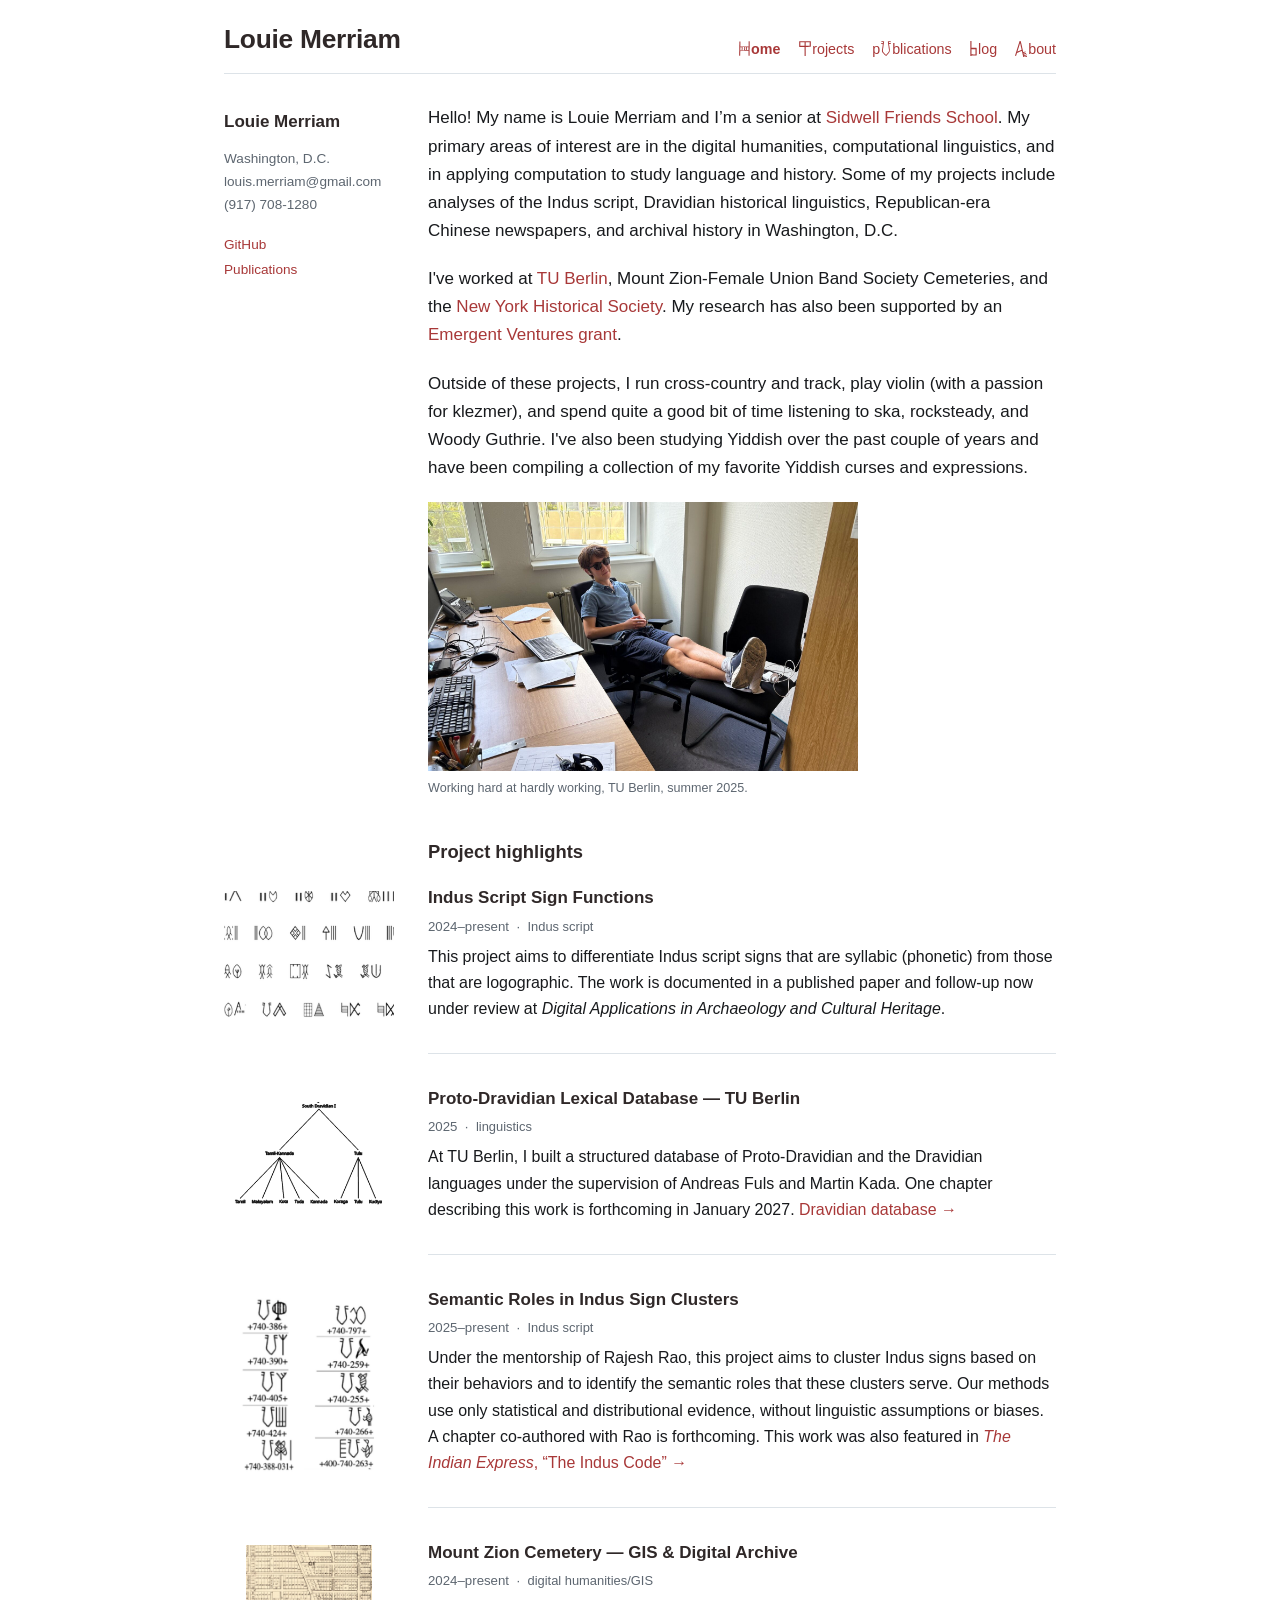
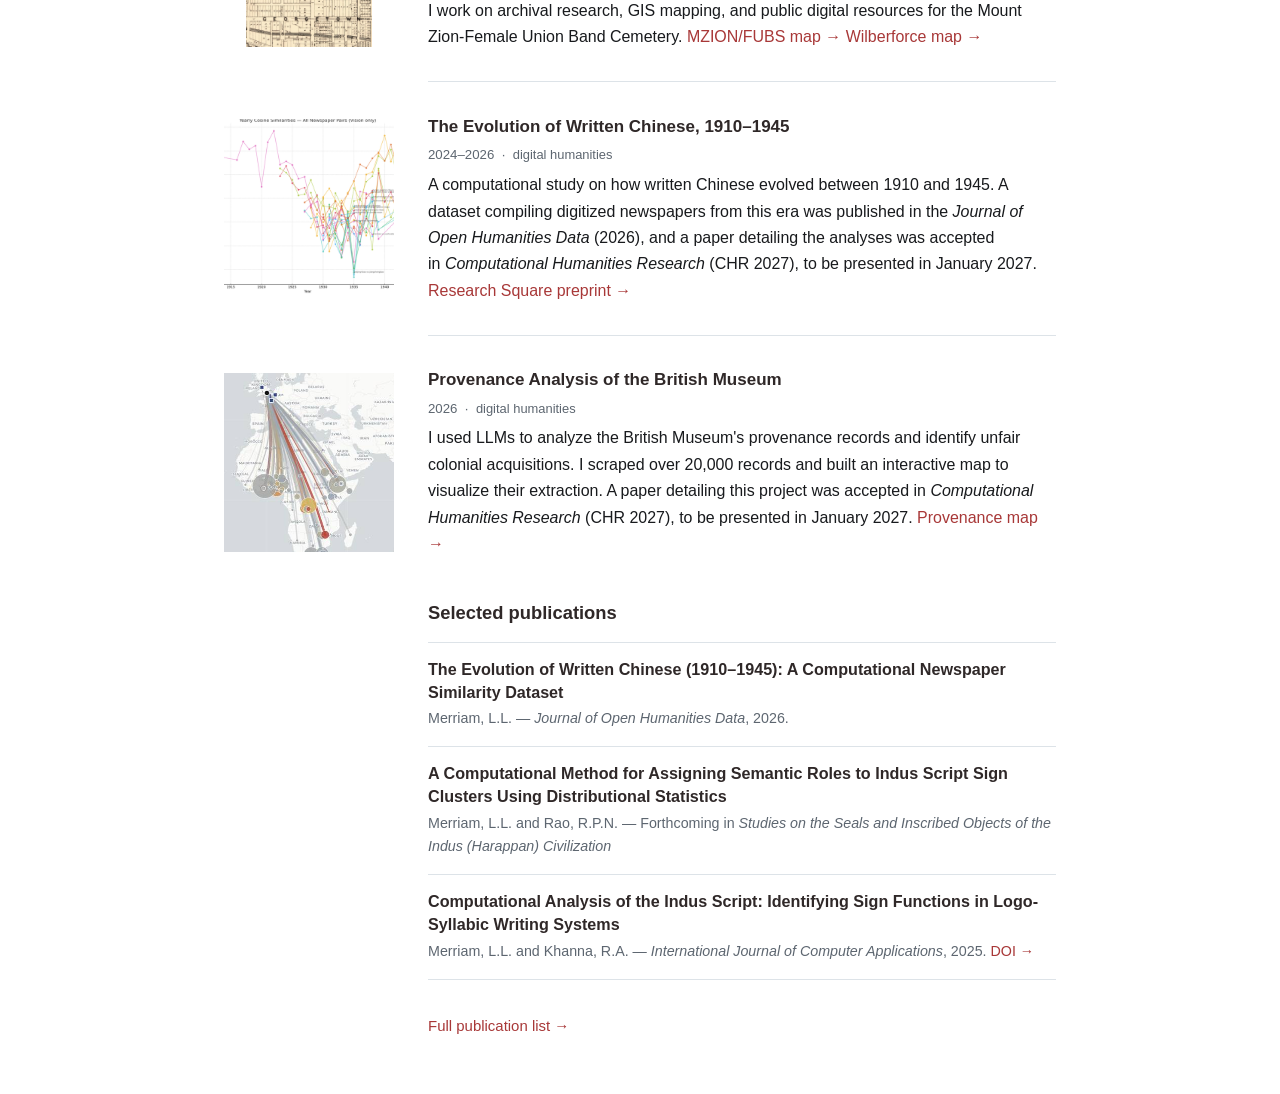
<file: index.html>
<!DOCTYPE html>
<html lang="en">
<head>
  <meta charset="UTF-8" />
  <meta name="google-site-verification" content="Kut7TgeoSuJ6l5cVgobscw1ENSbXZIxrDAJoOag9uU8" />
  <meta name="viewport" content="width=device-width, initial-scale=1.0" />
  <title>Louie Merriam</title>
  <meta name="description" content="Louie Merriam &mdash; researcher at Sidwell Friends School working on computational linguistics, undeciphered scripts, digital humanities, and archival history." />
  <meta property="og:title" content="Louie Merriam" />
  <meta property="og:description" content="Researcher working on computational linguistics, undeciphered scripts, digital humanities, and archival history." />
  <meta property="og:type" content="website" />
  <meta property="og:url" content="https://louie-merriam.github.io/" />
  <link rel="canonical" href="https://louie-merriam.github.io/" />
  <link rel="stylesheet" href="style.css" />
</head>
<body>

<div class="site-wrapper">

  <header>
    <div class="site-title"><a href="index.html">Louie Merriam</a></div>
    <nav>
      <a href="index.html" class="active" aria-label="home"><span class="sign sign-h"></span>ome</a>
      <a href="projects.html" aria-label="projects"><span class="sign sign-p"></span>rojects</a>
      <a href="publications.html" aria-label="publications">p<span class="sign sign-u"></span>blications</a>
      <a href="blog.html" aria-label="blog"><span class="sign sign-b"></span>log</a>
      <a href="about.html" aria-label="about"><span class="sign sign-a"></span>bout</a>
    </nav>
  </header>

  <div class="page-body">
    <aside class="sidebar">
      <div class="name">Louie Merriam</div>
      <div class="contact">
        Washington, D.C.<br />louis.merriam@gmail.com<br /> (917) 708-1280
      </div>
      <div class="sidebar-links">
        <a href="https://github.com/Louie-Merriam" target="_blank">GitHub</a> <a href="publications.html">Publications</a>
      </div>
    </aside>

    <main class="main-content">
      <p>
        Hello! My name is Louie Merriam and I&rsquo;m a senior at <a href="https://www.sidwell.edu" target="_blank">Sidwell
        Friends School</a>. My primary areas of interest are in the digital humanities,
        computational linguistics, and in applying computation to study language and history. Some
        of my projects include analyses of the Indus script, Dravidian historical linguistics,
        Republican-era Chinese newspapers, and archival history in Washington, D.C.
      </p>

      <p>
        I've worked at <a href="https://www.tu.berlin/en/" target="_blank">TU Berlin</a>, Mount
        Zion-Female Union Band Society Cemeteries, and the <a href="https://www.nyhistory.org" target="_blank">New
        York Historical Society</a>. My research has also been supported by an <a href="https://www.mercatus.org/emergent-ventures" target="_blank">Emergent
        Ventures grant</a>.
      </p>

      <p>
        Outside of these projects, I run cross-country and track, play violin (with a passion for
        klezmer), and spend quite a good bit of time listening to ska, rocksteady, and Woody
        Guthrie. I've also been studying Yiddish over the past couple of years and have been
        compiling a collection of my favorite Yiddish curses and expressions.
      </p>

      <figure class="feature-figure feature-figure-wide">
        <img src="assets/tu-berlin-office.jpg" alt="Louie Merriam reclining in an office chair at TU Berlin.">
        <figcaption>
          Working hard at hardly working, TU Berlin, summer 2025.
        </figcaption>
      </figure>

      <h2 class="section-header">Project highlights</h2>

      <ul class="card-list">
        <li class="card card-has-img">
          <div class="card-image-wrap">
            <a href="projects.html#indus-signs"><img alt="A table of Indus script signs." class="card-img" src="assets/indus-sign-list.png"/></a>
          </div>
          <div class="card-body">
            <div class="card-title">
              <a href="projects.html#indus-signs">Indus Script Sign Functions</a>
            </div>
            <div class="card-meta">2024&ndash;present &nbsp;&middot;&nbsp; <span class="tag">Indus script</span></div>
            <div class="card-desc">
              This project aims to differentiate Indus script signs that are syllabic (phonetic) from
              those that are logographic. The work is documented in a published paper and follow-up now
              under review at <em>Digital Applications in Archaeology and Cultural Heritage</em>.
            </div>
          </div>
        </li>

        <li class="card card-has-img">
          <div class="card-image-wrap">
            <a href="projects.html#dravidian"><img class="card-img fit" src="assets/dravidian-tree-detail.png" alt="The South Dravidian I branch of the Dravidian language family tree."></a>
          </div>
          <div class="card-body">
            <div class="card-title">
              <a href="projects.html#dravidian">Proto-Dravidian Lexical Database &mdash; TU Berlin</a>
            </div>
            <div class="card-meta">2025 &nbsp;&middot;&nbsp; <span class="tag">linguistics</span></div>
            <div class="card-desc">
              At TU Berlin, I built a structured database of Proto-Dravidian and the Dravidian languages
              under the supervision of Andreas Fuls and Martin Kada. One chapter describing this work is
              forthcoming in January 2027. <a href="https://dravidiandb.com/dravi/index.htm" target="_blank">Dravidian
              database &rarr;</a>
            </div>
          </div>
        </li>

        <li class="card card-has-img">
          <div class="card-image-wrap">
            <a href="projects.html#indus-semantics"><img class="card-img fit" src="assets/indus-sign-clusters.png" alt="Recurring Indus sign clusters with their sign-number codes."></a>
          </div>
          <div class="card-body">
            <div class="card-title">
              <a href="projects.html#indus-semantics">Semantic Roles in Indus Sign Clusters</a>
            </div>
            <div class="card-meta">2025&ndash;present &nbsp;&middot;&nbsp; <span class="tag">Indus script</span></div>
            <div class="card-desc">
              Under the mentorship of Rajesh Rao, this project aims to cluster Indus signs based on their
              behaviors and to identify the semantic roles that these clusters serve. Our methods use only
              statistical and distributional evidence, without linguistic assumptions or biases. A chapter
              co-authored with Rao is forthcoming. This work was also featured in&nbsp;<a href="https://indianexpress.com/article/long-reads/indus-code-cracking-script-ai-statistics-10829038/" target="_blank"><em>The
              Indian Express</em>, &ldquo;The Indus Code&rdquo; &rarr;</a>
            </div>
          </div>
        </li>

        <li class="card card-has-img">
          <div class="card-image-wrap">
            <a href="projects.html#cemetery"><picture><source media="(max-width: 640px)" srcset="assets/georgetown-map-1874-wide.jpg"><img class="card-img fit" src="assets/georgetown-map-1874.jpg" alt="Faehtz &amp; Pratt map of Georgetown, D.C., 1874."></picture></a>
          </div>
          <div class="card-body">
            <div class="card-title">
              <a href="projects.html#cemetery">Mount Zion Cemetery &mdash; GIS &amp; Digital Archive</a>
            </div>
            <div class="card-meta">
              2024&ndash;present &nbsp;&middot;&nbsp; <span class="tag">digital humanities/GIS</span>
            </div>
            <div class="card-desc">
              I work on archival research, GIS mapping, and public digital resources for the Mount
              Zion-Female Union Band Cemetery. <a href="https://louie-merriam.github.io/MZIONFUBS-map/index.html" target="_blank">MZION/FUBS
              map &rarr;</a> <a href="https://louie-merriam.github.io/wilberforce-map/#16/38.9213/-77.0747" target="_blank">Wilberforce
              map &rarr;</a>
            </div>
          </div>
        </li>

        <li class="card card-has-img">
          <div class="card-image-wrap">
            <a href="projects.html#chinese"><img alt="Yearly cosine similarities between newspaper pairs, 1910&ndash;1945." class="card-img" src="assets/chinese-cosine-similarity.png"/></a>
          </div>
          <div class="card-body">
            <div class="card-title">
              <a href="projects.html#chinese">The Evolution of Written Chinese, 1910&ndash;1945</a>
            </div>
            <div class="card-meta">2024&ndash;2026 &nbsp;&middot;&nbsp; <span class="tag">digital humanities</span></div>
            <div class="card-desc">
              A computational study on how written Chinese evolved between 1910 and 1945. A dataset
              compiling digitized newspapers from this era was published in the <em>Journal of Open
              Humanities Data</em> (2026), and a paper detailing the analyses was accepted
              in&nbsp;<em>Computational Humanities Research</em> (CHR 2027), to be presented in January
              2027. <a href="https://www.researchsquare.com/article/rs-7745967/v1" target="_blank">Research
              Square preprint &rarr;</a>
            </div>
          </div>
        </li>

        <li class="card card-has-img">
          <div class="card-image-wrap">
            <a href="projects.html#british-museum"><img alt="Map of African artifact origins and their routes to the British Museum." class="card-img" src="assets/bm-provenance-map.jpg"/></a>
          </div>
          <div class="card-body">
            <div class="card-title">
              <a href="projects.html#british-museum">Provenance Analysis of the British Museum</a>
            </div>
            <div class="card-meta">2026 &nbsp;&middot;&nbsp; <span class="tag">digital humanities</span></div>
            <div class="card-desc">
              I used LLMs to analyze the British Museum's provenance records and identify unfair colonial
              acquisitions. I scraped over 20,000 records and built an interactive map to visualize their
              extraction. A paper detailing this project was accepted in&nbsp;<em>Computational Humanities
              Research</em> (CHR 2027), to be presented in January 2027. <a href="https://louie-merriam.github.io/AfricanArtifactsRestitution/" target="_blank">Provenance
              map &rarr;</a>
            </div>
          </div>
        </li>

      </ul>

      <h2 class="section-header">Selected publications</h2>

      <ul class="pub-list">
        <li class="pub-item">
          <div class="pub-title">
            The Evolution of Written Chinese (1910&ndash;1945): A Computational Newspaper Similarity
            Dataset
          </div>
          <div class="pub-meta">
            Merriam, L.L. &mdash; <em>Journal of Open Humanities Data</em>, 2026.
          </div>
        </li>

        <li class="pub-item">
          <div class="pub-title">
            A Computational Method for Assigning Semantic Roles to Indus Script Sign Clusters Using
            Distributional Statistics
          </div>
          <div class="pub-meta">
            Merriam, L.L. and Rao, R.P.N. &mdash; Forthcoming in <em>Studies on the Seals and Inscribed
            Objects of the Indus (Harappan) Civilization</em>
          </div>
        </li>

        <li class="pub-item">
          <div class="pub-title">
            Computational Analysis of the Indus Script: Identifying Sign Functions in Logo-Syllabic
            Writing Systems
          </div>
          <div class="pub-meta">
            Merriam, L.L. and Khanna, R.A. &mdash; <em>International Journal of Computer
            Applications</em>, 2025. <a href="https://doi.org/10.5120/ijca2025926075" target="_blank">DOI
            &rarr;</a>
          </div>
        </li>

      </ul>

      <p style="margin-top: 1em; font-size: 0.88rem;">
        <a href="publications.html">Full publication list &rarr;</a>
      </p>

    </main>

  </div>

</div>

</body>
</html>
</file>
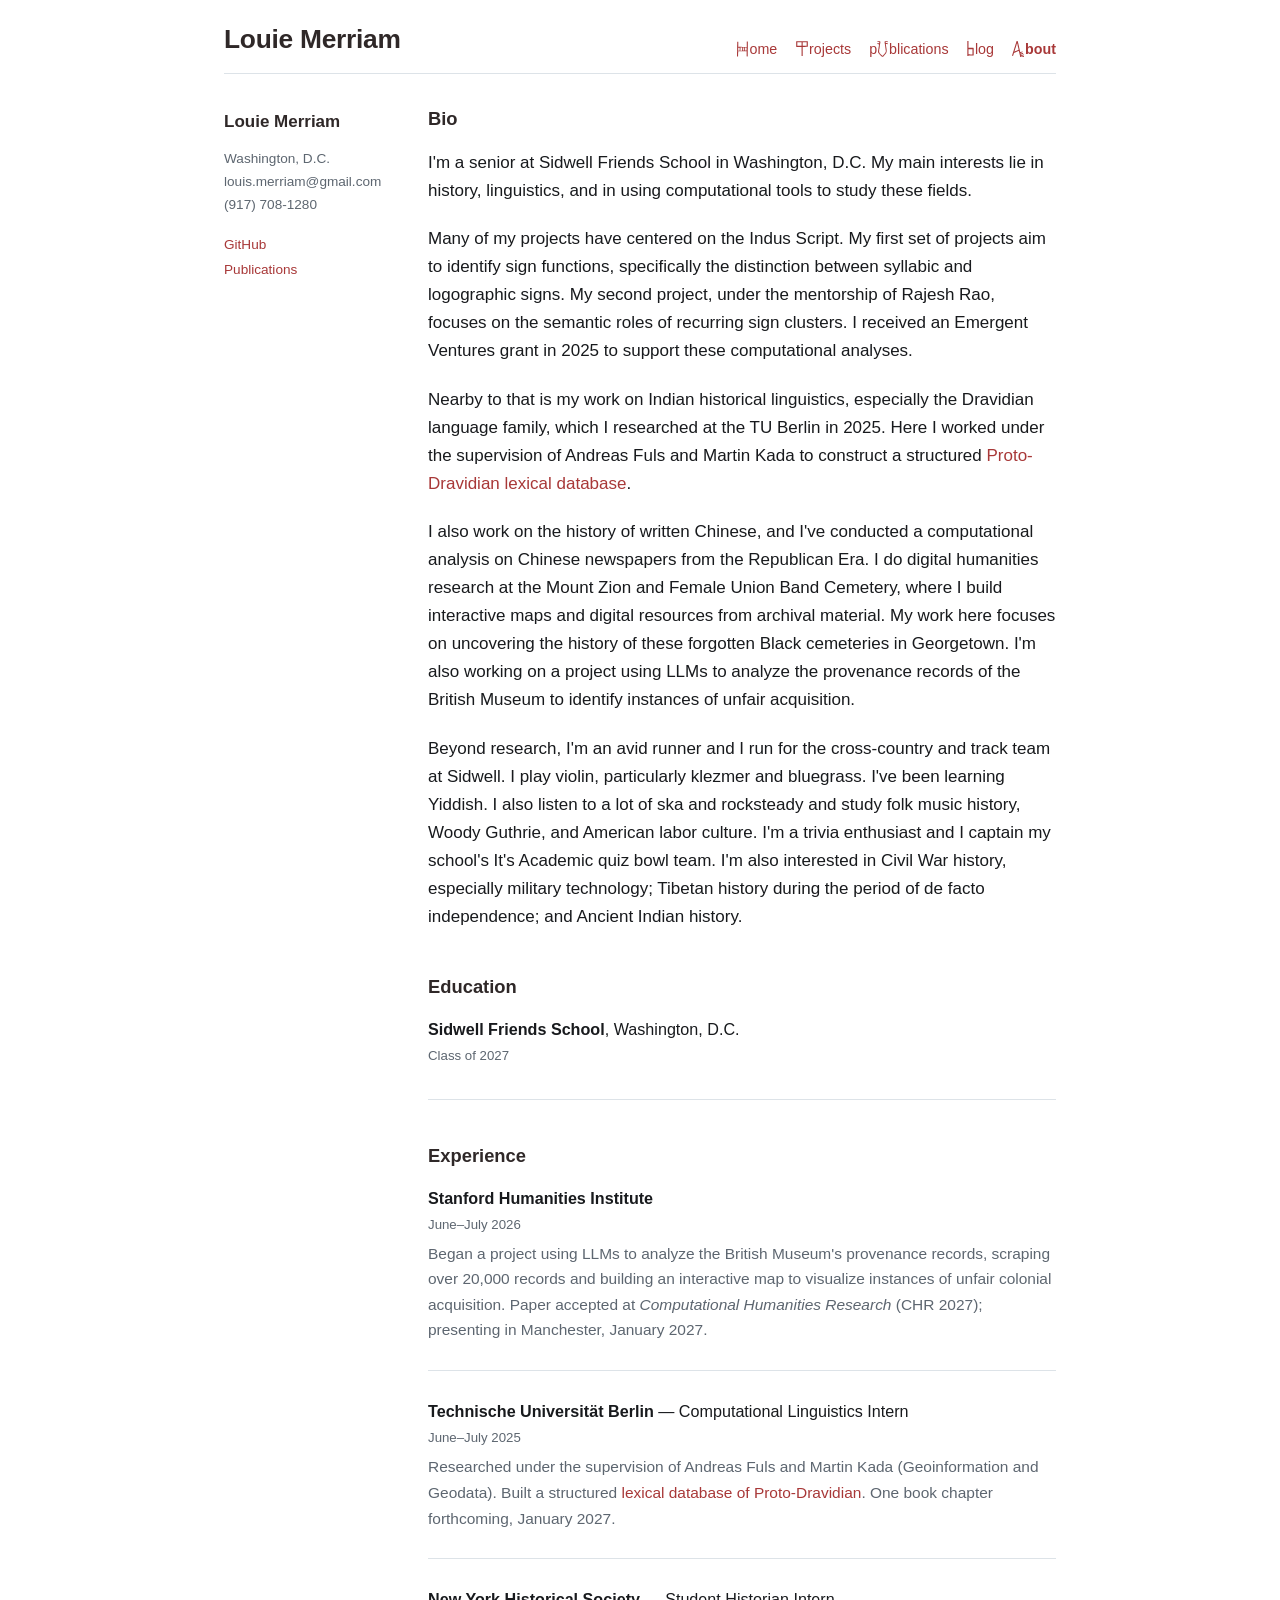
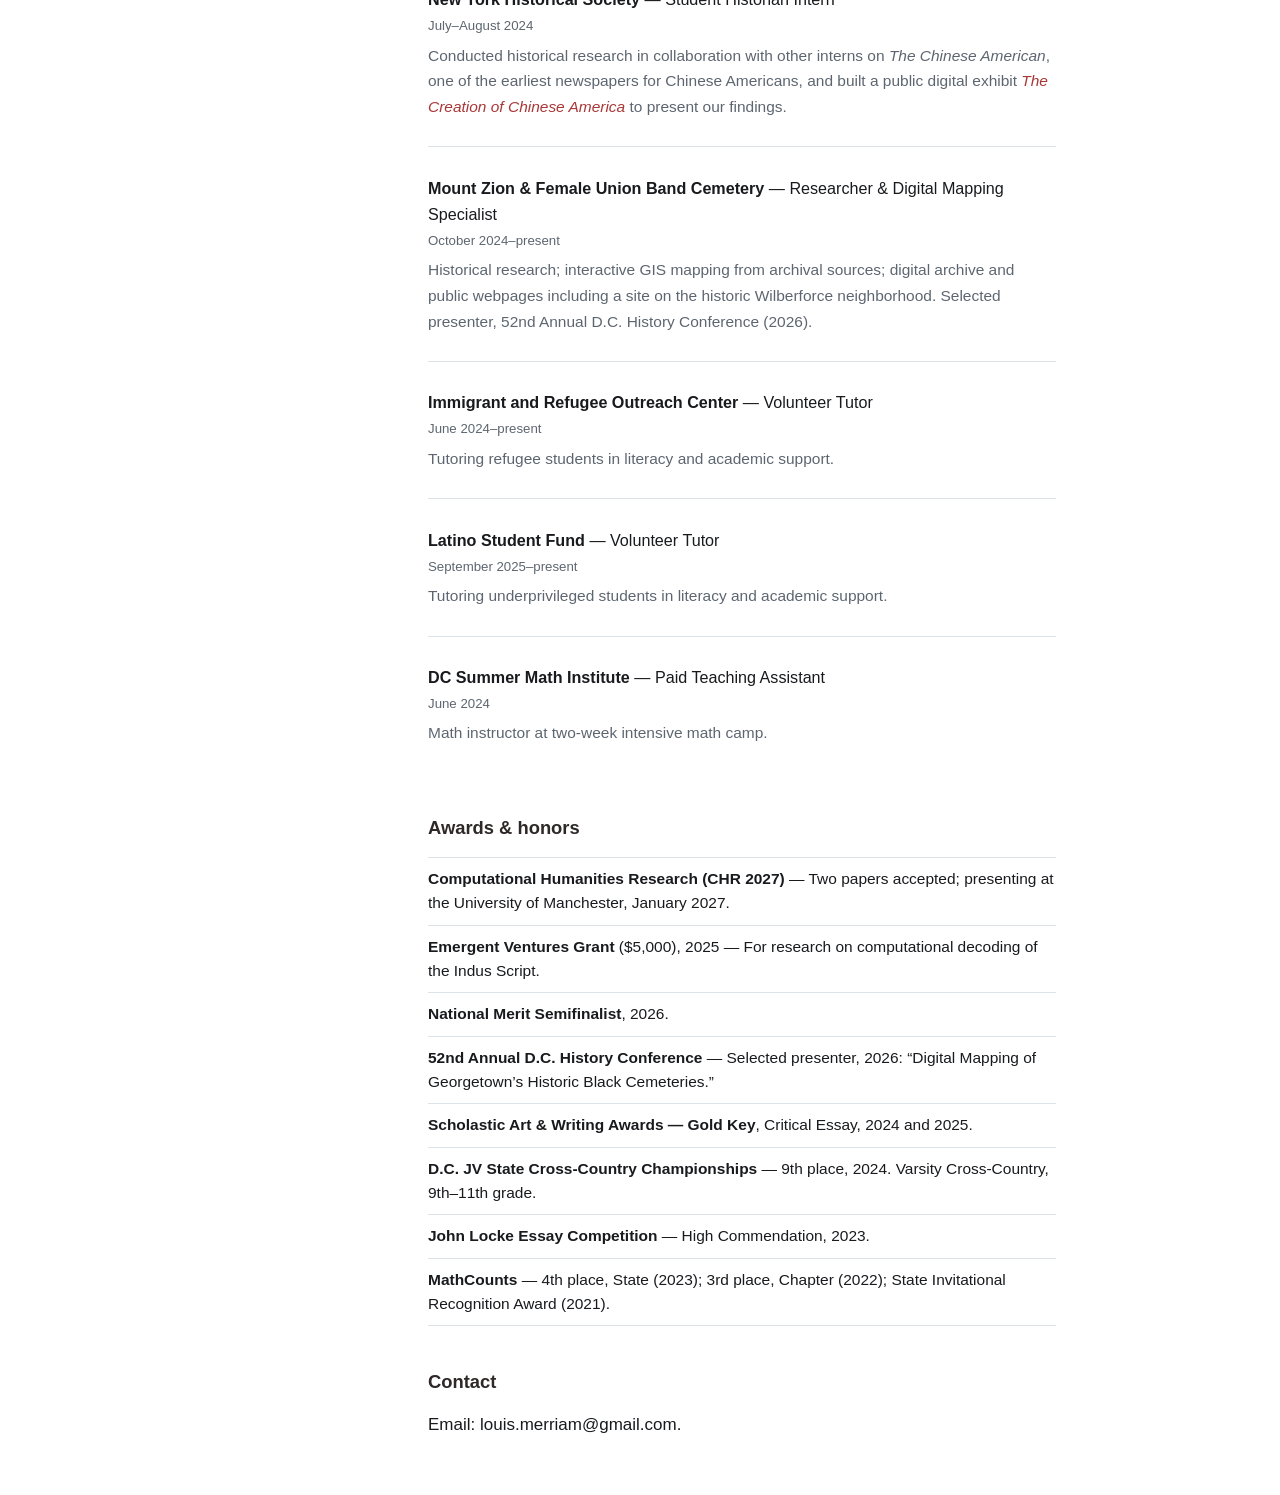
<file: about.html>
<!DOCTYPE html>
<html lang="en">
<head>
  <meta charset="UTF-8" />
  <meta name="viewport" content="width=device-width, initial-scale=1.0" />
  <title>About &mdash; Louie Merriam</title>
  <meta name="description" content="About Louie Merriam &mdash; student researcher at Sidwell Friends School, Washington D.C." />
  <meta property="og:title" content="About &mdash; Louie Merriam" />
  <meta property="og:type" content="website" />
  <meta property="og:url" content="https://louie-merriam.github.io/about.html" />
  <link rel="canonical" href="https://louie-merriam.github.io/about.html" />
  <link rel="stylesheet" href="style.css" />
</head>
<body>

<div class="site-wrapper">

  <header>
    <div class="site-title"><a href="index.html">Louie Merriam</a></div>
    <nav>
      <a href="index.html" aria-label="home"><span class="sign sign-h"></span>ome</a>
      <a href="projects.html" aria-label="projects"><span class="sign sign-p"></span>rojects</a>
      <a href="publications.html" aria-label="publications">p<span class="sign sign-u"></span>blications</a>
      <a href="blog.html" aria-label="blog"><span class="sign sign-b"></span>log</a>
      <a href="about.html" class="active" aria-label="about"><span class="sign sign-a"></span>bout</a>
    </nav>
  </header>

  <div class="page-body">
    <aside class="sidebar">
      <div class="name">Louie Merriam</div>
      <div class="contact">
        Washington, D.C.<br /> <a href="mailto:louis.merriam@gmail.com">louis.merriam@gmail.com</a>
        <br />(917) 708-1280
      </div>
      <div class="sidebar-links">
        <a href="https://github.com/Louie-Merriam" target="_blank">GitHub</a> <a href="publications.html">Publications</a>
      </div>
    </aside>

    <main class="main-content">
      <h2 class="section-header" style="margin-top:0;">Bio</h2>

      <p>
        I'm a senior at Sidwell Friends School in Washington, D.C. My main interests lie in history,
        linguistics, and in using computational tools to study these fields.
      </p>

      <p>
        Many of my projects have centered on the Indus Script. My first set of projects aim to
        identify sign functions, specifically the distinction between syllabic and logographic
        signs. My second project, under the mentorship of Rajesh Rao, focuses on the semantic roles
        of recurring sign clusters. I received an Emergent Ventures grant in 2025 to support these
        computational analyses.
      </p>

      <p>
        Nearby to that is my work on Indian historical linguistics, especially the Dravidian
        language family, which I researched at the TU Berlin in 2025. Here I worked under the
        supervision of Andreas Fuls and Martin Kada to construct a structured
        <a href="https://dravidiandb.com/dravi/index.htm" target="_blank">Proto-Dravidian lexical database</a>.
      </p>

      <p>
        I also work on the history of written Chinese, and I've conducted a computational analysis
        on Chinese newspapers from the Republican Era. I do digital humanities research at the Mount
        Zion and Female Union Band Cemetery, where I build interactive maps and digital resources
        from archival material. My work here focuses on uncovering the history of these forgotten
        Black cemeteries in Georgetown. I'm also working on a project using LLMs to analyze the
        provenance records of the British Museum to identify instances of unfair acquisition.
      </p>

      <p>
        Beyond research, I'm an avid runner and I run for the cross-country and track team at
        Sidwell. I play violin, particularly klezmer and bluegrass. I've been learning Yiddish. I
        also listen to a lot of ska and rocksteady and study folk music history, Woody Guthrie, and
        American labor culture. I'm a trivia enthusiast and I captain my school's It's Academic quiz
        bowl team. I'm also interested in Civil War history, especially military technology; Tibetan
        history during the period of de facto independence; and Ancient Indian history.
      </p>

      <h2 class="section-header">Education</h2>

      <div class="cv-entry">
        <div class="cv-where">
          <strong>Sidwell Friends School</strong>, Washington, D.C.
        </div>
        <div class="cv-when">Class of 2027</div>
      </div>

      <h2 class="section-header">Experience</h2>

      <div class="cv-entry">
        <div class="cv-where">
          <strong>Stanford Humanities Institute</strong>
        </div>
        <div class="cv-when">June&ndash;July 2026</div>
        <div class="cv-detail">
          Began a project using LLMs to analyze the British Museum's provenance records, scraping over
          20,000 records and building an interactive map to visualize instances of unfair colonial
          acquisition. Paper accepted at <em>Computational Humanities Research</em> (CHR 2027);
          presenting in Manchester, January 2027.
        </div>
      </div>

      <div class="cv-entry">
        <div class="cv-where">
          <strong>Technische Universit&auml;t Berlin</strong> &mdash; Computational Linguistics Intern
        </div>
        <div class="cv-when">June&ndash;July 2025</div>
        <div class="cv-detail">
          Researched under the supervision of Andreas Fuls and Martin Kada (Geoinformation and
          Geodata). Built a structured
          <a href="https://dravidiandb.com/dravi/index.htm" target="_blank">lexical database of Proto-Dravidian</a>.
          One book chapter forthcoming, January 2027.
        </div>
      </div>

      <div class="cv-entry">
        <div class="cv-where">
          <strong>New York Historical Society</strong> &mdash; Student Historian Intern
        </div>
        <div class="cv-when">July&ndash;August 2024</div>
        <div class="cv-detail">
          Conducted historical research in collaboration with other interns on <em>The Chinese
          American</em>, one of the earliest newspapers for Chinese Americans, and built a public
          digital exhibit <a href="https://www.nyhistory.org/blogs/the-creation-of-chinese-america" target="_blank"><em>The Creation of Chinese America</em></a> to present our findings.
        </div>
      </div>

      <div class="cv-entry">
        <div class="cv-where">
          <strong>Mount Zion &amp; Female Union Band Cemetery</strong> &mdash; Researcher & Digital
          Mapping Specialist
        </div>
        <div class="cv-when">October 2024&ndash;present</div>
        <div class="cv-detail">
          Historical research; interactive GIS mapping from archival sources; digital archive and
          public webpages including a site on the historic Wilberforce neighborhood. Selected
          presenter, 52nd Annual D.C. History Conference (2026).
        </div>
      </div>

      <div class="cv-entry">
        <div class="cv-where">
          <strong>Immigrant and Refugee Outreach Center</strong> &mdash; Volunteer Tutor
        </div>
        <div class="cv-when">June 2024&ndash;present</div>
        <div class="cv-detail">
          Tutoring refugee students in literacy and academic support.
        </div>
      </div>

      <div class="cv-entry">
        <div class="cv-where">
          <strong>Latino Student Fund</strong> &mdash; Volunteer Tutor
        </div>
        <div class="cv-when">September 2025&ndash;present</div>
        <div class="cv-detail">
          Tutoring underprivileged students in literacy and academic support.
        </div>
      </div>

      <div class="cv-entry">
        <div class="cv-where">
          <strong>DC Summer Math Institute</strong> &mdash; Paid Teaching Assistant
        </div>
        <div class="cv-when">June 2024</div>
        <div class="cv-detail">
          Math instructor at two-week intensive math camp.
        </div>
      </div>

      <h2 class="section-header">Awards & honors</h2>

      <ul class="cv-list">
        <li>
          <strong>Computational Humanities Research (CHR 2027)</strong> &mdash; Two papers accepted;
          presenting at the University of Manchester, January 2027.
        </li>

        <li>
          <strong>Emergent Ventures Grant</strong> ($5,000), 2025 &mdash; For research on
          computational decoding of the Indus Script.
        </li>

        <li>
          <strong>National Merit Semifinalist</strong>, 2026.
        </li>

        <li>
          <strong>52nd Annual D.C. History Conference</strong> &mdash; Selected presenter, 2026:
          &ldquo;Digital Mapping of Georgetown&rsquo;s Historic Black Cemeteries.&rdquo;
        </li>

        <li>
          <strong>Scholastic Art &amp; Writing Awards &mdash; Gold Key</strong>, Critical Essay, 2024
          and 2025.
        </li>

        <li>
          <strong>D.C. JV State Cross-Country Championships</strong> &mdash; 9th place, 2024. Varsity
          Cross-Country, 9th&ndash;11th grade.
        </li>

        <li>
          <strong>John Locke Essay Competition</strong> &mdash; High Commendation, 2023.
        </li>

        <li>
          <strong>MathCounts</strong> &mdash; 4th place, State (2023); 3rd place, Chapter (2022);
          State Invitational Recognition Award (2021).
        </li>

      </ul>

      <h2 class="section-header">Contact</h2>

      <p>
        Email: <a href="mailto:louis.merriam@gmail.com">louis.merriam@gmail.com</a>.
      </p>

    </main>

  </div>

</div>

</body>
</html>
</file>
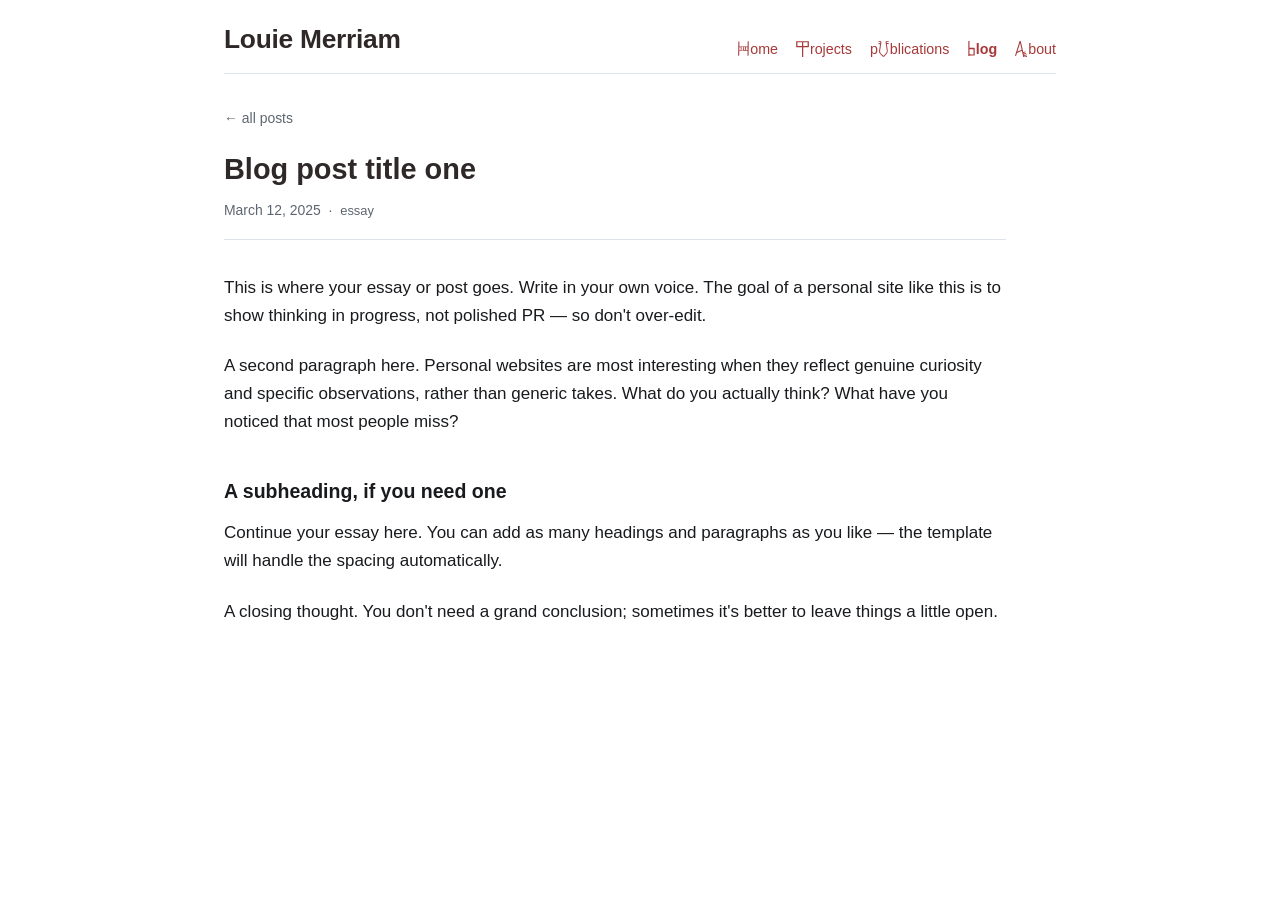
<file: post-example.html>
<!DOCTYPE html>
<html lang="en">
<head>
  <meta charset="UTF-8" />
  <meta name="viewport" content="width=device-width, initial-scale=1.0" />
  <title>Blog post title one &mdash; Louie Merriam</title>
  <link rel="stylesheet" href="style.css" />
</head>
<body>

<div class="site-wrapper">

  <header>
    <div class="site-title"><a href="index.html">Louie Merriam</a></div>
    <nav>
      <a href="index.html" aria-label="home"><span class="sign sign-h"></span>ome</a>
      <a href="projects.html" aria-label="projects"><span class="sign sign-p"></span>rojects</a>
      <a href="publications.html" aria-label="publications">p<span class="sign sign-u"></span>blications</a>
      <a href="blog.html" class="active" aria-label="blog"><span class="sign sign-b"></span>log</a>
      <a href="about.html" aria-label="about"><span class="sign sign-a"></span>bout</a>
    </nav>
  </header>

  <div class="page-body single-col">
    <main class="main-content">

      <a class="back-link" href="blog.html">&larr; all posts</a>

      <div class="post-header">
        <h1 class="post-title">Blog post title one</h1>
        <div class="post-meta">
          March 12, 2025 &nbsp;&middot;&nbsp;
          <span class="tag">essay</span>
        </div>
      </div>

      <div class="post-body">

        <p>
          This is where your essay or post goes. Write in your own voice.
          The goal of a personal site like this is to show thinking in progress,
          not polished PR &mdash; so don't over-edit.
        </p>

        <p>
          A second paragraph here. Personal websites are most interesting when
          they reflect genuine curiosity and specific observations, rather than
          generic takes. What do you actually think? What have you noticed that
          most people miss?
        </p>

        <h2>A subheading, if you need one</h2>

        <p>
          Continue your essay here. You can add as many headings and paragraphs
          as you like &mdash; the template will handle the spacing automatically.
        </p>

        <p>
          A closing thought. You don't need a grand conclusion; sometimes it's
          better to leave things a little open.
        </p>

      </div>

    </main>
  </div>

</div>

</body>
</html>
</file>
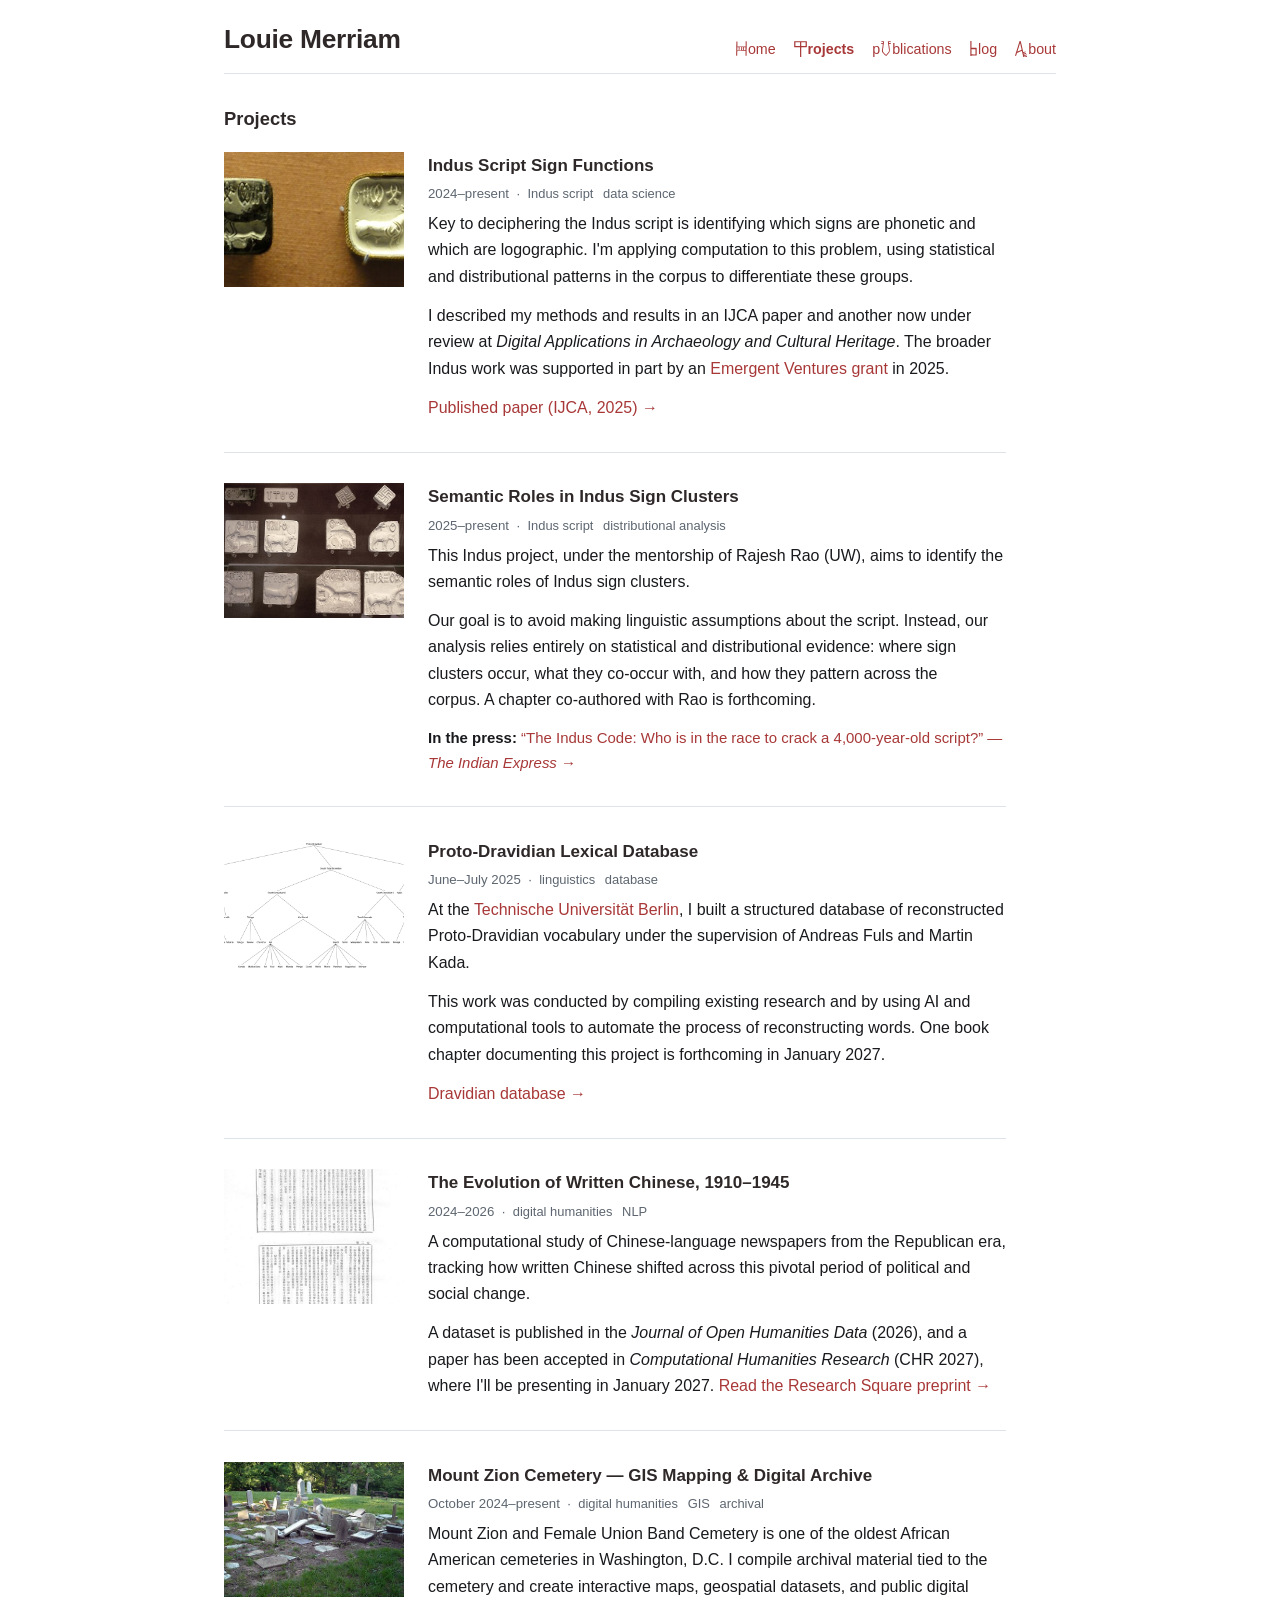
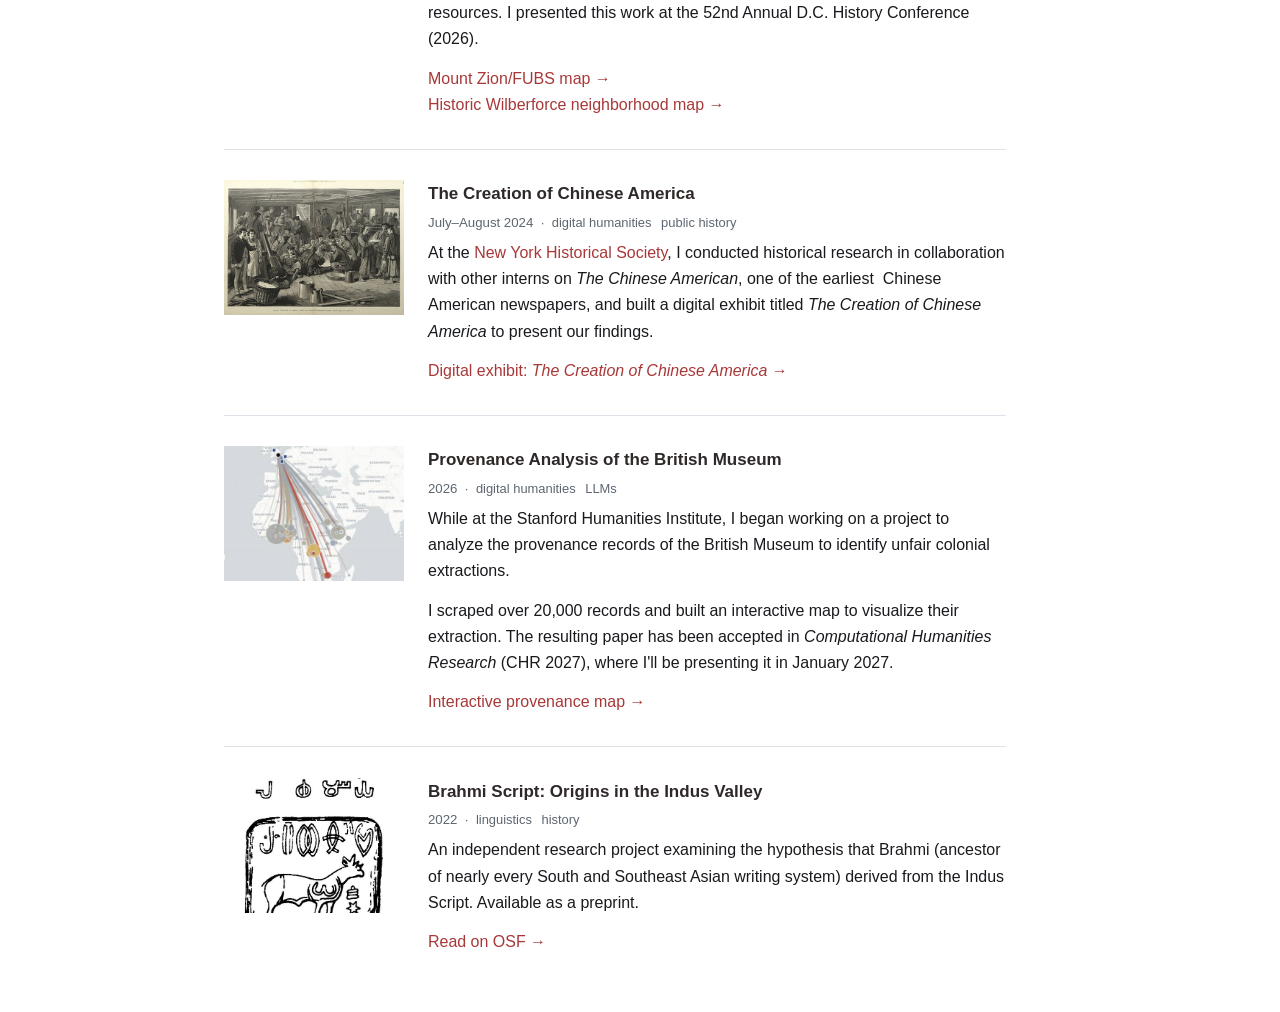
<file: projects.html>
<!DOCTYPE html>
<html lang="en">
<head>
  <meta charset="UTF-8" />
  <meta name="viewport" content="width=device-width, initial-scale=1.0" />
  <title>Projects &mdash; Louie Merriam</title>
  <meta name="description" content="Research projects by Louie Merriam: Indus Script analysis, Proto-Dravidian lexical database, digital humanities, and archival work." />
  <meta property="og:title" content="Projects &mdash; Louie Merriam" />
  <meta property="og:description" content="Research projects on the Indus Script, Proto-Dravidian linguistics, digital humanities, and archival history." />
  <meta property="og:type" content="website" />
  <meta property="og:url" content="https://louie-merriam.github.io/projects.html" />
  <link rel="canonical" href="https://louie-merriam.github.io/projects.html" />
  <link rel="stylesheet" href="style.css" />
</head>
<body>

<div class="site-wrapper">

  <header>
    <div class="site-title"><a href="index.html">Louie Merriam</a></div>
    <nav>
      <a href="index.html" aria-label="home"><span class="sign sign-h"></span>ome</a>
      <a href="projects.html" class="active" aria-label="projects"><span class="sign sign-p"></span>rojects</a>
      <a href="publications.html" aria-label="publications">p<span class="sign sign-u"></span>blications</a>
      <a href="blog.html" aria-label="blog"><span class="sign sign-b"></span>log</a>
      <a href="about.html" aria-label="about"><span class="sign sign-a"></span>bout</a>
    </nav>
  </header>

  <div class="page-body single-col">
    <main class="main-content projects-content">
      <h2 class="section-header" style="margin-top:0;">Projects</h2>

      <ul class="card-list">
        <li class="card card-has-img" id="indus-signs">
          <div class="card-image-wrap">
            <img class="card-img" src="assets/indus-stamp-seal.jpg" alt="An Indus stamp seal with a short inscription.">
          </div>
          <div class="card-body">
            <div class="card-title">
              Indus Script Sign Functions
            </div>
            <div class="card-meta">
              2024&ndash;present &nbsp;&middot;&nbsp; <span class="tag">Indus script</span> <span class="tag">data
              science</span>
            </div>
            <div class="card-desc">
              <p>
                Key to deciphering the Indus script is identifying which signs are phonetic and which are
                logographic. I'm applying computation to this problem, using statistical and distributional
                patterns in the corpus to differentiate these groups.
              </p>
              <p>
                I described my methods and results in an IJCA paper and another now under review at
                <em>Digital Applications in Archaeology and Cultural Heritage</em>. The broader Indus work
                was supported in part by an <a href="https://www.mercatus.org/emergent-ventures" target="_blank">Emergent
                Ventures grant</a> in 2025.
              </p>
              <p>
                <a href="https://doi.org/10.5120/ijca2025926075" target="_blank">Published paper (IJCA,
                2025) &rarr;</a>
              </p>
            </div>
          </div>
        </li>

        <li class="card card-has-img" id="indus-semantics">
          <div class="card-image-wrap">
            <img class="card-img" src="assets/indus-valley-seals.jpg" alt="A selection of Indus Valley seals.">
          </div>
          <div class="card-body">
            <div class="card-title">
              Semantic Roles in Indus Sign Clusters
            </div>
            <div class="card-meta">
              2025&ndash;present &nbsp;&middot;&nbsp; <span class="tag">Indus script</span> <span class="tag">distributional
              analysis</span>
            </div>
            <div class="card-desc">
              <p>
                This Indus project, under the mentorship of Rajesh Rao (UW), aims to identify the semantic
                roles of Indus sign clusters.
              </p>
              <p>
                Our goal is to avoid making linguistic assumptions about the script. Instead, our analysis
                relies entirely on statistical and distributional evidence: where sign clusters occur, what
                they co-occur with, and how they pattern across the corpus.&nbsp;A chapter co-authored with
                Rao is forthcoming.
              </p>
              <p class="press-note">
                <strong>In the press:</strong>
                <a href="https://indianexpress.com/article/long-reads/indus-code-cracking-script-ai-statistics-10829038/" target="_blank">&ldquo;The Indus Code: Who is in the race to crack a 4,000-year-old script?&rdquo; &mdash; <em>The Indian Express</em> &rarr;</a>
              </p>
            </div>
          </div>
        </li>

        <li class="card card-has-img" id="dravidian">
          <div class="card-image-wrap">
            <img class="card-img" src="assets/dravidian-tree.png" alt="A tree of the Dravidian language family.">
          </div>
          <div class="card-body">
            <div class="card-title">
              Proto-Dravidian Lexical Database
            </div>
            <div class="card-meta">
              June&ndash;July 2025 &nbsp;&middot;&nbsp; <span class="tag">linguistics</span> <span class="tag">database</span>
            </div>
            <div class="card-desc">
              <p>
                At the&nbsp;<a href="https://www.tu.berlin/en/" target="_blank">Technische Universit&auml;t
                Berlin</a>, I built a structured database of reconstructed Proto-Dravidian vocabulary under
                the supervision of Andreas Fuls and Martin Kada.
              </p>
              <p>
                This work was conducted by compiling existing research and by using AI and computational
                tools to automate the process of reconstructing words. One book chapter documenting this
                project is forthcoming in January 2027.
              </p>
              <p>
                <a href="https://dravidiandb.com/dravi/index.htm" target="_blank">Dravidian database
                &rarr;</a>
              </p>
            </div>
          </div>
        </li>

        <li class="card card-has-img" id="chinese">
          <div class="card-image-wrap">
            <img class="card-img" src="assets/shenbao-first-issue.jpg" alt="First issue of Shenbao, one of the most influential Chinese-language newspapers of the Republican era.">
          </div>
          <div class="card-body">
            <div class="card-title">
              The Evolution of Written Chinese, 1910&ndash;1945
            </div>
            <div class="card-meta">
              2024&ndash;2026 &nbsp;&middot;&nbsp; <span class="tag">digital humanities</span> <span class="tag">NLP</span>
            </div>
            <div class="card-desc">
              <p>
                A computational study of Chinese-language newspapers from the Republican era, tracking how
                written Chinese shifted across this pivotal period of political and social change.
              </p>
              <p>
                A dataset is published in the <em>Journal of Open Humanities Data</em> (2026), and a paper
                has been accepted in&nbsp;<em>Computational Humanities Research</em> (CHR 2027), where I'll
                be presenting in January 2027. <a href="https://www.researchsquare.com/article/rs-7745967/v1" target="_blank">Read
                the Research Square preprint &rarr;</a>
              </p>
            </div>
          </div>
        </li>

        <li class="card card-has-img" id="cemetery">
          <div class="card-image-wrap">
            <img class="card-img" src="assets/mt-zion-cemetery.jpg" alt="Mount Zion Cemetery in Georgetown, Washington, D.C.">
          </div>
          <div class="card-body">
            <div class="card-title">
              Mount Zion Cemetery &mdash; GIS Mapping & Digital Archive
            </div>
            <div class="card-meta">
              October 2024&ndash;present &nbsp;&middot;&nbsp; <span class="tag">digital humanities</span>
              <span class="tag">GIS</span> <span class="tag">archival</span>
            </div>
            <div class="card-desc">
              <p>
                Mount Zion and Female Union Band Cemetery is one of the oldest African American cemeteries
                in Washington, D.C. I compile archival material tied to the cemetery and create interactive
                maps, geospatial datasets, and public digital resources. I presented this work at the 52nd
                Annual D.C. History Conference (2026).
              </p>
              <p>
                <a href="https://louie-merriam.github.io/MZIONFUBS-map/index.html" target="_blank">Mount
                Zion/FUBS map &rarr;</a> <br /> <a href="https://louie-merriam.github.io/wilberforce-map/#16/38.9213/-77.0747" target="_blank">Historic
                Wilberforce neighborhood map &rarr;</a>
              </p>
            </div>
          </div>
        </li>

        <li class="card card-has-img" id="nyhs">
          <div class="card-image-wrap">
            <img class="card-img" src="assets/chinese-emigration-sketch.jpg" alt="Chinese emigration to America sketch from 1876.">
          </div>
          <div class="card-body">
            <div class="card-title">
              The Creation of Chinese America
            </div>
            <div class="card-meta">
              July&ndash;August 2024 &nbsp;&middot;&nbsp; <span class="tag">digital humanities</span>
              <span class="tag">public history</span>
            </div>
            <div class="card-desc">
              <p>
                At the <a href="https://www.nyhistory.org" target="_blank">New York Historical Society</a>,
                I conducted historical research in collaboration with other interns on <em>The Chinese
                American</em>, one of the earliest&nbsp; Chinese American newspapers, and built a digital
                exhibit titled <em>The Creation of Chinese America</em> to present our findings.
              </p>
              <p>
                <a href="https://www.nyhistory.org/blogs/the-creation-of-chinese-america" target="_blank">Digital exhibit: <em>The Creation of Chinese America</em> &rarr;</a>
              </p>
            </div>
          </div>
        </li>

        <li class="card card-has-img" id="british-museum">
          <div class="card-image-wrap">
            <img class="card-img" src="assets/bm-provenance-map.jpg" alt="Map of African artifact origins and their routes to the British Museum.">
          </div>
          <div class="card-body">
            <div class="card-title">
              Provenance Analysis of the British Museum
            </div>
            <div class="card-meta">
              2026 &nbsp;&middot;&nbsp; <span class="tag">digital humanities</span> <span class="tag">LLMs</span>
            </div>
            <div class="card-desc">
              <p>
                While at the Stanford Humanities Institute, I began working on a project to analyze the
                provenance records of the British Museum to identify unfair colonial extractions.
              </p>
              <p>
                I scraped over 20,000 records and built an interactive map to visualize their extraction.
                The resulting paper has been accepted in&nbsp;<em>Computational Humanities Research</em>
                (CHR 2027), where I'll be presenting it in January 2027.
              </p>
              <p>
                <a href="https://louie-merriam.github.io/AfricanArtifactsRestitution/" target="_blank">Interactive
                provenance map &rarr;</a>
              </p>
            </div>
          </div>
        </li>

        <li class="card card-has-img" id="brahmi">
          <div class="card-image-wrap">
            <img class="card-img" src="assets/brahmi-indus-connection.jpg" alt="Proposed connections between Brahmi script characters and Indus script signs.">
          </div>
          <div class="card-body">
            <div class="card-title">
              Brahmi Script: Origins in the Indus Valley
            </div>
            <div class="card-meta">
              2022 &nbsp;&middot;&nbsp; <span class="tag">linguistics</span> <span class="tag">history</span>
            </div>
            <div class="card-desc">
              <p>
                An independent research project examining the hypothesis that Brahmi (ancestor of nearly
                every South and Southeast Asian writing system) derived from the Indus Script. Available as
                a preprint.
              </p>
              <p>
                <a href="https://doi.org/10.31219/osf.io/nvgex" target="_blank">Read on OSF &rarr;</a>
              </p>
            </div>
          </div>
        </li>

      </ul>

    </main>

  </div>

</div>

</body>
</html>
</file>
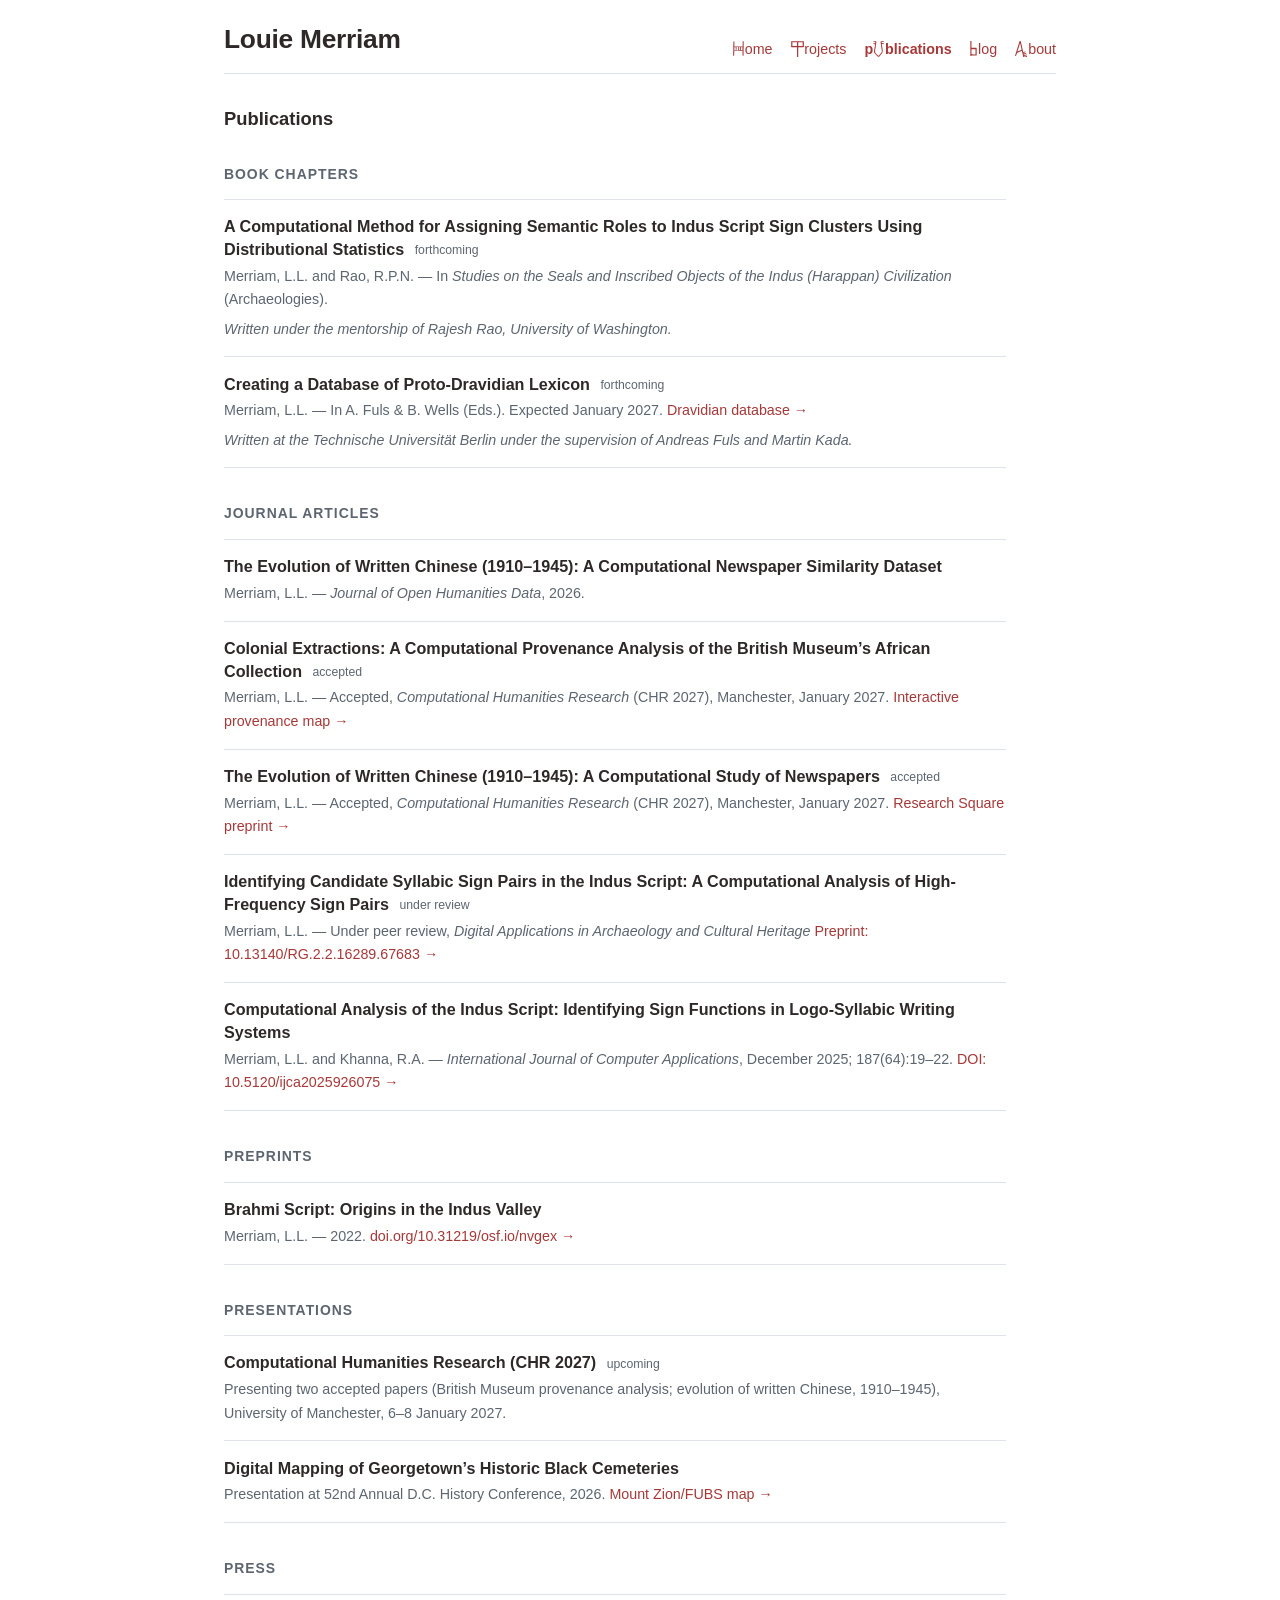
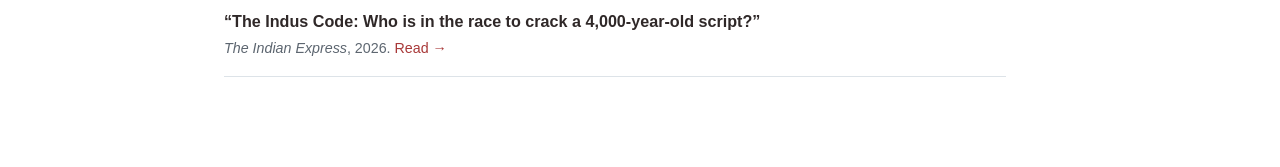
<file: publications.html>
<!DOCTYPE html>
<html lang="en">
<head>
  <meta charset="UTF-8" />
  <meta name="viewport" content="width=device-width, initial-scale=1.0" />
  <title>Publications &mdash; Louie Merriam</title>
  <meta name="description" content="Publications by Louie Merriam on computational linguistics, the Indus Script, and digital humanities." />
  <meta property="og:title" content="Publications &mdash; Louie Merriam" />
  <meta property="og:description" content="Published and forthcoming papers on computational linguistics, the Indus Script, and digital humanities." />
  <meta property="og:type" content="website" />
  <meta property="og:url" content="https://louie-merriam.github.io/publications.html" />
  <link rel="canonical" href="https://louie-merriam.github.io/publications.html" />
  <link rel="stylesheet" href="style.css" />
</head>
<body>

<div class="site-wrapper">

  <header>
    <div class="site-title"><a href="index.html">Louie Merriam</a></div>
    <nav>
      <a href="index.html" aria-label="home"><span class="sign sign-h"></span>ome</a>
      <a href="projects.html" aria-label="projects"><span class="sign sign-p"></span>rojects</a>
      <a href="publications.html" class="active" aria-label="publications">p<span class="sign sign-u"></span>blications</a>
      <a href="blog.html" aria-label="blog"><span class="sign sign-b"></span>log</a>
      <a href="about.html" aria-label="about"><span class="sign sign-a"></span>bout</a>
    </nav>
  </header>

  <div class="page-body single-col">
    <main class="main-content">
      <h2 class="section-header" style="margin-top:0;">Publications</h2>

      <h3 class="section-subheader">
        Book Chapters
      </h3>

      <ul class="pub-list">
        <li class="pub-item">
          <div class="pub-title">
            A Computational Method for Assigning Semantic Roles to Indus Script Sign Clusters Using
            Distributional Statistics <span class="pub-status forthcoming">forthcoming</span>
          </div>
          <div class="pub-meta">
            Merriam, L.L. and Rao, R.P.N. &mdash; In <em>Studies on the Seals and Inscribed Objects of
            the Indus (Harappan) Civilization</em> (Archaeologies).
          </div>
          <div class="pub-note">
            Written under the mentorship of Rajesh Rao, University of Washington.
          </div>
        </li>

        <li class="pub-item">
          <div class="pub-title">
            Creating a Database of Proto-Dravidian Lexicon <span class="pub-status forthcoming">forthcoming</span>
          </div>
          <div class="pub-meta">
            Merriam, L.L. &mdash; In A. Fuls &amp; B. Wells (Eds.). Expected January 2027.
            <a href="https://dravidiandb.com/dravi/index.htm" target="_blank">Dravidian database &rarr;</a>
          </div>
          <div class="pub-note">
            Written at the Technische Universit&auml;t Berlin under the supervision of Andreas Fuls and
            Martin Kada.
          </div>
        </li>

      </ul>

      <h3 class="section-subheader">
        Journal articles
      </h3>

      <ul class="pub-list">
        <li class="pub-item">
          <div class="pub-title">
            The Evolution of Written Chinese (1910&ndash;1945): A Computational Newspaper Similarity
            Dataset
          </div>
          <div class="pub-meta">
            Merriam, L.L. &mdash; <em>Journal of Open Humanities Data</em>, 2026.
          </div>
        </li>

        <li class="pub-item">
          <div class="pub-title">
            Colonial Extractions: A Computational Provenance Analysis of the British Museum&rsquo;s
            African Collection <span class="pub-status accepted">accepted</span>
          </div>
          <div class="pub-meta">
            Merriam, L.L. &mdash; Accepted, <em>Computational Humanities Research</em> (CHR 2027),
            Manchester, January 2027. <a href="https://louie-merriam.github.io/AfricanArtifactsRestitution/" target="_blank">Interactive
            provenance map &rarr;</a>
          </div>
        </li>

        <li class="pub-item">
          <div class="pub-title">
            The Evolution of Written Chinese (1910&ndash;1945): A Computational Study of Newspapers
            <span class="pub-status accepted">accepted</span>
          </div>
          <div class="pub-meta">
            Merriam, L.L. &mdash; Accepted, <em>Computational Humanities Research</em> (CHR 2027),
            Manchester, January 2027. <a href="https://www.researchsquare.com/article/rs-7745967/v1" target="_blank">Research
            Square preprint &rarr;</a>
          </div>
        </li>

        <li class="pub-item">
          <div class="pub-title">
            Identifying Candidate Syllabic Sign Pairs in the Indus Script: A Computational Analysis of
            High-Frequency Sign Pairs <span class="pub-status review">under review</span>
          </div>
          <div class="pub-meta">
            Merriam, L.L. &mdash; Under peer review, <em>Digital Applications in Archaeology and
            Cultural Heritage</em> <a href="https://doi.org/10.13140/RG.2.2.16289.67683" target="_blank">Preprint:
            10.13140/RG.2.2.16289.67683 &rarr;</a>
          </div>
        </li>

        <li class="pub-item">
          <div class="pub-title">
            Computational Analysis of the Indus Script: Identifying Sign Functions in Logo-Syllabic
            Writing Systems
          </div>
          <div class="pub-meta">
            Merriam, L.L. and Khanna, R.A. &mdash; <em>International Journal of Computer
            Applications</em>, December 2025; 187(64):19&ndash;22. <a href="https://doi.org/10.5120/ijca2025926075" target="_blank">
            DOI: 10.5120/ijca2025926075 &rarr; </a>
          </div>
        </li>

      </ul>

      <h3 class="section-subheader">
        Preprints
      </h3>

      <ul class="pub-list">
        <li class="pub-item">
          <div class="pub-title">
            Brahmi Script: Origins in the Indus Valley
          </div>
          <div class="pub-meta">
            Merriam, L.L. &mdash; 2022. <a href="https://doi.org/10.31219/osf.io/nvgex" target="_blank">
            doi.org/10.31219/osf.io/nvgex &rarr; </a>
          </div>
        </li>

      </ul>

      <h3 class="section-subheader">
        Presentations
      </h3>

      <ul class="pub-list">
        <li class="pub-item">
          <div class="pub-title">
            Computational Humanities Research (CHR 2027) <span class="pub-status forthcoming">upcoming</span>
          </div>
          <div class="pub-meta">
            Presenting two accepted papers (British Museum provenance analysis; evolution of written
            Chinese, 1910&ndash;1945), University of Manchester, 6&ndash;8 January 2027.
          </div>
        </li>

        <li class="pub-item">
          <div class="pub-title">
            Digital Mapping of Georgetown&rsquo;s Historic Black Cemeteries
          </div>
          <div class="pub-meta">
            Presentation at 52nd Annual D.C. History Conference, 2026. <a href="https://louie-merriam.github.io/MZIONFUBS-map/index.html" target="_blank">Mount
            Zion/FUBS map &rarr;</a>
          </div>
        </li>

      </ul>

      <h3 class="section-subheader">
        Press
      </h3>

      <ul class="pub-list">
        <li class="pub-item">
          <div class="pub-title">
            &ldquo;The Indus Code: Who is in the race to crack a 4,000-year-old script?&rdquo;
          </div>
          <div class="pub-meta">
            <em>The Indian Express</em>, 2026. <a href="https://indianexpress.com/article/long-reads/indus-code-cracking-script-ai-statistics-10829038/" target="_blank">Read
            &rarr;</a>
          </div>
        </li>

      </ul>

    </main>

  </div>

</div>

</body>
</html>
</file>
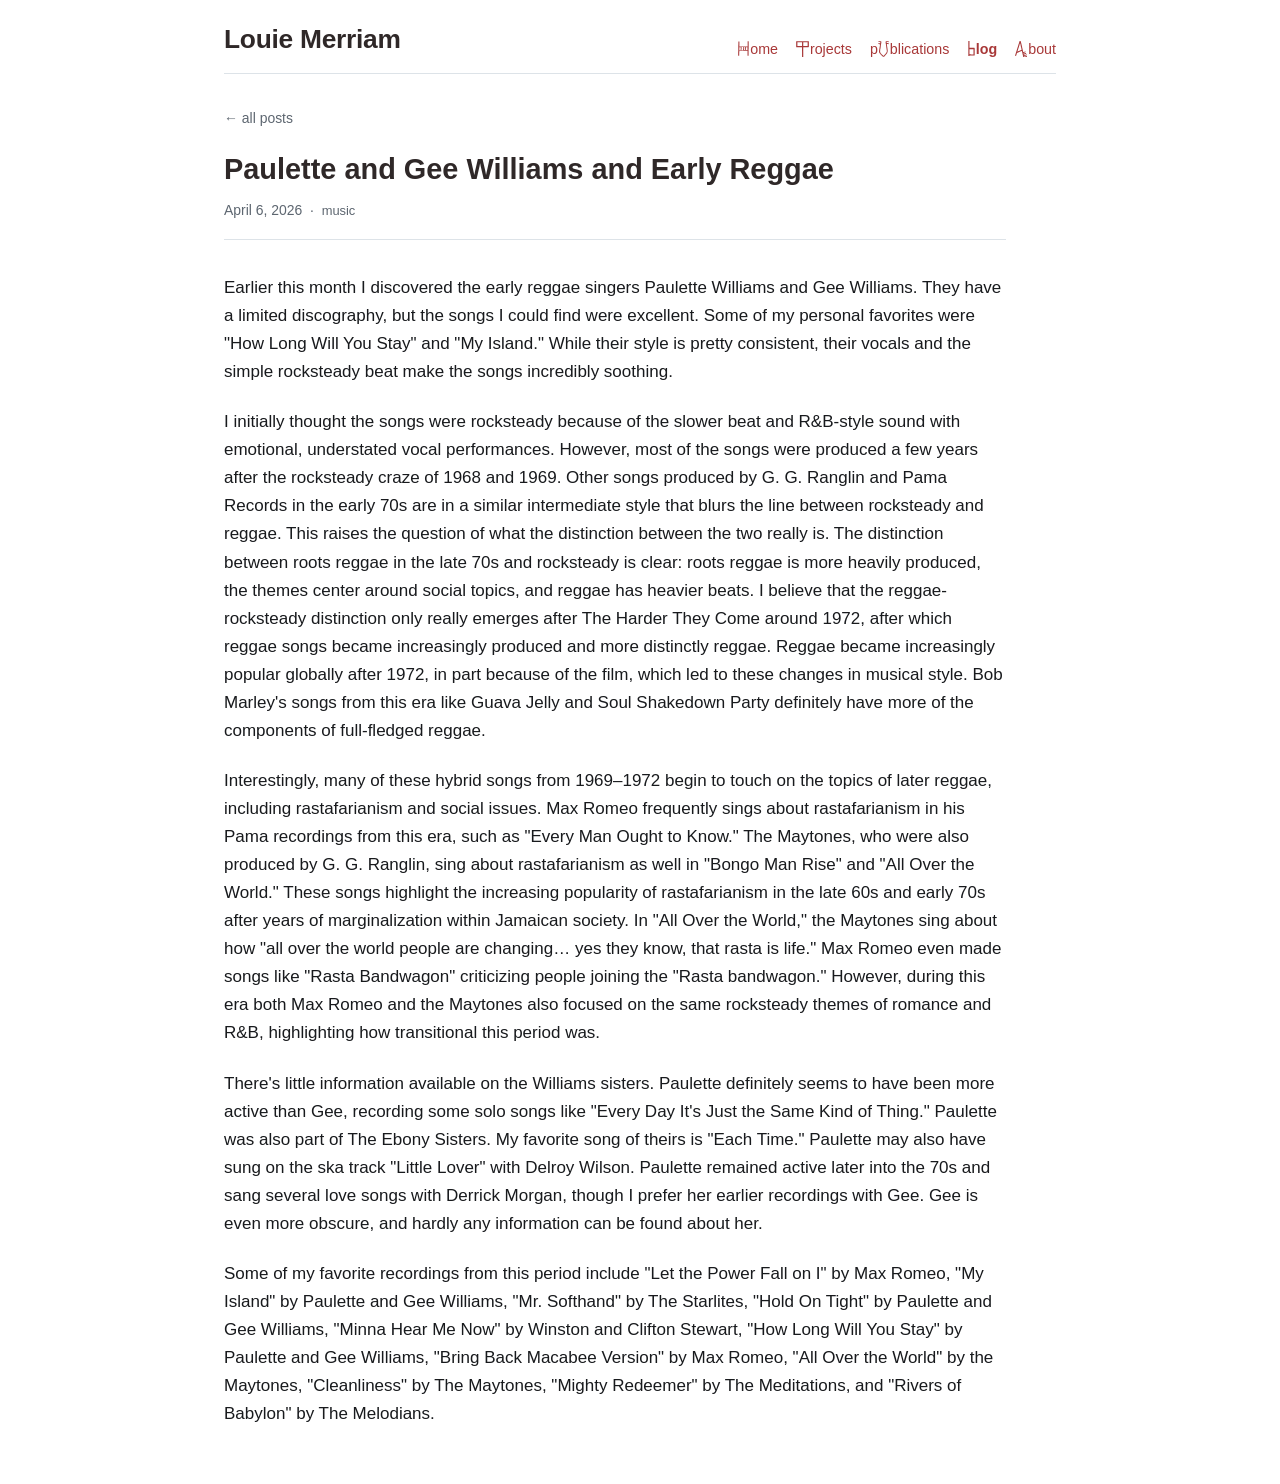
<file: reggae-rocksteady.html>
<!DOCTYPE html>
<html lang="en">
<head>
  <meta charset="UTF-8" />
  <meta name="viewport" content="width=device-width, initial-scale=1.0" />
  <title>Paulette and Gee Williams and Early Reggae &mdash; Louie Merriam</title>
  <meta name="description" content="On discovering Paulette and Gee Williams, and what their early-70s recordings reveal about the blurry line between rocksteady and reggae." />
  <meta property="og:title" content="Paulette and Gee Williams and Early Reggae" />
  <meta property="og:description" content="On discovering Paulette and Gee Williams, and what their early-70s recordings reveal about the blurry line between rocksteady and reggae." />
  <meta property="og:type" content="article" />
  <meta property="og:url" content="https://louie-merriam.github.io/reggae-rocksteady.html" />
  <link rel="canonical" href="https://louie-merriam.github.io/reggae-rocksteady.html" />
  <link rel="stylesheet" href="style.css" />
</head>
<body>

<div class="site-wrapper">

  <header>
    <div class="site-title"><a href="index.html">Louie Merriam</a></div>
    <nav>
      <a href="index.html" aria-label="home"><span class="sign sign-h"></span>ome</a>
      <a href="projects.html" aria-label="projects"><span class="sign sign-p"></span>rojects</a>
      <a href="publications.html" aria-label="publications">p<span class="sign sign-u"></span>blications</a>
      <a href="blog.html" class="active" aria-label="blog"><span class="sign sign-b"></span>log</a>
      <a href="about.html" aria-label="about"><span class="sign sign-a"></span>bout</a>
    </nav>
  </header>

  <div class="page-body single-col">
    <main class="main-content">

      <a class="back-link" href="blog.html">&larr; all posts</a>

      <div class="post-header">
        <h1 class="post-title">Paulette and Gee Williams and Early Reggae</h1>
        <div class="post-meta">
          April 6, 2026 &nbsp;&middot;&nbsp;
          <span class="tag">music</span>
        </div>
      </div>

      <div class="post-body">

        <p>
          Earlier this month I discovered the early reggae singers Paulette Williams and Gee Williams.
          They have a limited discography, but the songs I could find were excellent. Some of my personal
          favorites were "How Long Will You Stay" and "My Island." While their style is pretty consistent,
          their vocals and the simple rocksteady beat make the songs incredibly soothing.
        </p>

        <p>
          I initially thought the songs were rocksteady because of the slower beat and R&amp;B-style
          sound with emotional, understated vocal performances. However, most of the songs were produced
          a few years after the rocksteady craze of 1968 and 1969. Other songs produced by G. G. Ranglin
          and Pama Records in the early 70s are in a similar intermediate style that blurs the line
          between rocksteady and reggae. This raises the question of what the distinction between the two
          really is. The distinction between roots reggae in the late 70s and rocksteady is clear: roots
          reggae is more heavily produced, the themes center around social topics, and reggae has heavier
          beats. I believe that the reggae-rocksteady distinction only really emerges after The Harder
          They Come around 1972, after which reggae songs became increasingly produced and more distinctly
          reggae. Reggae became increasingly popular globally after 1972, in part because of the film,
          which led to these changes in musical style. Bob Marley's songs from this era like Guava Jelly
          and Soul Shakedown Party definitely have more of the components of full-fledged reggae.
        </p>

        <p>
          Interestingly, many of these hybrid songs from 1969–1972 begin to touch on the topics of
          later reggae, including rastafarianism and social issues. Max Romeo frequently sings about
          rastafarianism in his Pama recordings from this era, such as "Every Man Ought to Know." The
          Maytones, who were also produced by G. G. Ranglin, sing about rastafarianism as well in "Bongo
          Man Rise" and "All Over the World." These songs highlight the increasing popularity of
          rastafarianism in the late 60s and early 70s after years of marginalization within Jamaican
          society. In "All Over the World," the Maytones sing about how "all over the world people are
          changing… yes they know, that rasta is life." Max Romeo even made songs like "Rasta
          Bandwagon" criticizing people joining the "Rasta bandwagon." However, during this era both Max
          Romeo and the Maytones also focused on the same rocksteady themes of romance and R&amp;B,
          highlighting how transitional this period was.
        </p>

        <p>
          There's little information available on the Williams sisters. Paulette definitely seems to
          have been more active than Gee, recording some solo songs like "Every Day It's Just the Same
          Kind of Thing." Paulette was also part of The Ebony Sisters. My favorite song of theirs is
          "Each Time." Paulette may also have sung on the ska track "Little Lover" with Delroy Wilson.
          Paulette remained active later into the 70s and sang several love songs with Derrick Morgan,
          though I prefer her earlier recordings with Gee. Gee is even more obscure, and hardly any
          information can be found about her.
        </p>

        <p>
          Some of my favorite recordings from this period include "Let the Power Fall on I" by Max Romeo,
          "My Island" by Paulette and Gee Williams, "Mr. Softhand" by The Starlites, "Hold On Tight" by
          Paulette and Gee Williams, "Minna Hear Me Now" by Winston and Clifton Stewart, "How Long Will
          You Stay" by Paulette and Gee Williams, "Bring Back Macabee Version" by Max Romeo, "All Over
          the World" by the Maytones, "Cleanliness" by The Maytones, "Mighty Redeemer" by The
          Meditations, and "Rivers of Babylon" by The Melodians.
        </p>

      </div>

    </main>
  </div>

</div>

</body>
</html>
</file>
<file: style.css>
/* =========================================
   Louie Merriam - Personal Site Stylesheet
   ========================================= */

/* --- Reset & Base --- */
*, *::before, *::after {
  box-sizing: border-box;
  margin: 0;
  padding: 0;
}

:root {
  /* --- Colors ---
       --accent  : links            --nav     : the page links in the top bar
       --heading : site title, section headers, project and paper titles
       --text    : body text        --muted   : dates, tags, captions, metadata
       --bg      : page background  --border  : hairlines between entries
  */
  --accent:    #a83838;
  --accent-lt: #a83838;
  --nav:       #a83838;
  --heading:   #2f2828;
  --text:      #181a1d;
  --muted:     #5d6670;
  --border:    #dde3e8;
  --bg:        #ffffff;
  --sidebar-w: 170px;
  --col-gap:   34px;
  --max-w:     880px;

  /* --- Type ---
     Every font on the site comes from these two variables, so this is the
     only place to edit when trying a new typeface.
       --font-body : paragraphs, project blurbs, CV details (was Georgia)
       --font-ui   : site title, nav, headings, captions, metadata
     A few alternatives to paste into --font-body:
       Georgia, 'Times New Roman', Times, serif                       (the original)
       Charter, 'Bitstream Charter', 'Sitka Text', Cambria, serif    (system serif, no download)
       'Source Serif 4', Georgia, serif                              (needs the Google Fonts <link> in each page's <head>)
       'Literata', Georgia, serif                                    (needs the Google Fonts <link>)
       Inter, system-ui, sans-serif                                  (needs the Google Fonts <link>)
  */
  --font-ui:   'Helvetica Neue', Helvetica, Arial, sans-serif;
  --font-body: var(--font-ui);
}

html {
  font-size: 17px;
  scroll-behavior: smooth;
}

body {
  font-family: var(--font-body);
  color: var(--text);
  background: var(--bg);
  line-height: 1.65;
}

a {
  color: var(--accent);
  text-decoration: none;
}

a:hover {
  text-decoration: underline;
  color: var(--accent-lt);
}

/* --- Site wrapper --- */
.site-wrapper {
  max-width: var(--max-w);
  margin: 0 auto;
  padding: 0 24px;
}

/* --- Header / Nav --- */
header {
  display: flex;
  justify-content: space-between;
  align-items: flex-end;
  flex-wrap: wrap;
  gap: 18px 28px;
  border-bottom: 1px solid var(--border);
  padding: 18px 0 12px;
}

.site-title {
  font-family: var(--font-ui);
  font-size: 1.55rem;
  font-weight: 600;
  letter-spacing: -0.01em;
  color: var(--heading);
  margin-bottom: 0;
}

.site-title a {
  color: inherit;
}

nav {
  display: flex;
  gap: 18px;
  flex-wrap: wrap;
  padding-bottom: 0;
}

nav a {
  font-family: var(--font-ui);
  font-size: 0.84rem;
  font-weight: 400;
  letter-spacing: 0;
  text-transform: none;
  color: var(--nav);
  padding-bottom: 0;
  border-bottom: none;
  transition: color 0.15s ease;
}

nav a:hover {
  color: var(--nav);
  text-decoration: underline;
}

nav a.active {
  color: var(--nav);
  font-weight: 600;
}

/* Indus signs standing in for letters of the menu items (sign-h is the
   sign used for "h", and so on). The shapes are SVG files in assets/signs/,
   used as masks so they take the link's color (hover, active, and --nav all
   apply). Each item also carries aria-label with the full word for screen
   readers. */
nav .sign {
  display: inline-block;
  height: 1.12em;
  vertical-align: -0.2em;
  margin: 0 0.06em 0 0.02em;
  background-color: currentColor;
  -webkit-mask-repeat: no-repeat;
  mask-repeat: no-repeat;
  -webkit-mask-position: center;
  mask-position: center;
  -webkit-mask-size: contain;
  mask-size: contain;
}

nav .sign-h {
  width: 0.8em;
  -webkit-mask-image: url(assets/signs/h.svg);
  mask-image: url(assets/signs/h.svg);
}

nav .sign-p {
  width: 0.89em;
  -webkit-mask-image: url(assets/signs/p.svg);
  mask-image: url(assets/signs/p.svg);
}

nav .sign-u {
  width: 0.76em;
  -webkit-mask-image: url(assets/signs/u.svg);
  mask-image: url(assets/signs/u.svg);
}

nav .sign-b {
  width: 0.51em;
  -webkit-mask-image: url(assets/signs/b.svg);
  mask-image: url(assets/signs/b.svg);
}

nav .sign-a {
  width: 0.84em;
  -webkit-mask-image: url(assets/signs/a.svg);
  mask-image: url(assets/signs/a.svg);
}

/* --- Main layout --- */
.page-body {
  display: grid;
  grid-template-columns: var(--sidebar-w) 1fr;
  gap: var(--col-gap);
  padding: 30px 0 56px;
}

/* Single-column pages (blog, projects list) */
.page-body.single-col {
  grid-template-columns: 1fr;
}

/* --- Sidebar --- */
.sidebar {
  padding-top: 4px;
}

.sidebar .name {
  font-family: var(--font-ui);
  font-size: 1rem;
  font-weight: 600;
  margin-bottom: 10px;
  color: var(--heading);
}

.sidebar .contact {
  font-size: 0.8rem;
  color: var(--muted);
  line-height: 1.7;
  font-family: var(--font-ui);
}

/* Email addresses read as plain text (they still work as links). */
.sidebar .contact a,
a[href^="mailto:"] {
  color: inherit;
}

.sidebar-links {
  margin-top: 18px;
  display: flex;
  flex-direction: column;
  gap: 3px;
}

.sidebar-links a {
  font-family: var(--font-ui);
  font-size: 0.8rem;
  color: var(--accent);
}

/* --- Main content --- */
.main-content {
  min-width: 0;
  max-width: 42rem;
}

.page-body.single-col .main-content {
  max-width: 46rem;
}

.projects-content {
  max-width: none;
}

.main-content p {
  margin-bottom: 1.2em;
}

.main-content p:last-child {
  margin-bottom: 0;
}

/* --- Section headers --- */
.section-header {
  font-family: var(--font-ui);
  font-size: 1.08rem;
  font-weight: 600;
  margin: 2.2em 0 0.75em;
  padding-bottom: 0;
  border-bottom: none;
  color: var(--heading);
  clear: both;
}

.section-header:first-child {
  margin-top: 0;
}

/* --- Cards (projects / blog) --- */
.card-list {
  list-style: none;
  margin-top: 1em;
}

.card {
  display: block;
  margin-bottom: 1.8em;
  padding-bottom: 1.8em;
  border-bottom: 1px solid var(--border);
}

.card:last-child {
  border-bottom: none;
  margin-bottom: 0;
  padding-bottom: 0;
}

.card-body {
  flex: 1;
  min-width: 0;
}

.card-title {
  font-family: var(--font-ui);
  font-weight: 600;
  font-size: 1rem;
  margin-bottom: 0.2em;
  color: var(--heading);
}

.card-title a {
  color: inherit;
}

.card-title a:hover {
  color: var(--accent);
  text-decoration: none;
}

.card-meta {
  font-family: var(--font-ui);
  font-size: 0.78rem;
  color: var(--muted);
  margin-bottom: 0.45em;
  letter-spacing: 0;
}

.card-desc {
  font-size: 0.94rem;
  color: var(--text);
}

.card-desc p {
  margin-bottom: 0.8em;
}

.card-desc p:last-child {
  margin-bottom: 0;
}

.card-has-img {
  display: flex;
  gap: 18px;
  align-items: flex-start;
}

.card-image-wrap {
  flex: 0 0 150px;
}

.card-image-wrap a {
  display: block;
}

/* On two-column pages (home), a card's image hangs in the sidebar column
   beside its text instead of taking space inside the text column. The image
   is cropped to the height of the text: top edge on the title's cap line,
   bottom edge on the last line of the description. */
.page-body:not(.single-col) .main-content .card-has-img {
  display: grid;
  grid-template-columns: var(--sidebar-w) minmax(0, 1fr);
  gap: var(--col-gap);
  align-items: stretch;
  margin-left: calc(-1 * (var(--sidebar-w) + var(--col-gap)));
  border-bottom: none;
  padding-bottom: 0;
}

.page-body:not(.single-col) .main-content .card-has-img .card-image-wrap {
  flex: none;
  width: var(--sidebar-w);
  position: relative;                       /* the image fills this box, so the row's
                                               height comes from the text alone */
  min-height: 0;
  margin-top: 0.38rem;                      /* down to the title's cap line */
  margin-bottom: calc(1.8em + 0.3rem);      /* past the body's padding, up to the last baseline */
}

.page-body:not(.single-col) .main-content .card-has-img:last-child .card-image-wrap {
  margin-bottom: 0.3rem;
}

.page-body:not(.single-col) .main-content .card-has-img .card-image-wrap a {
  position: absolute;
  inset: 0;
}

.page-body:not(.single-col) .main-content .card-has-img .card-img {
  width: 100%;
  height: 100%;
  aspect-ratio: auto;
  object-fit: cover;
}

/* Images that must never be cropped (diagrams, figures with labels, the
   Georgetown map): fit inside the box instead, hanging from its top edge. */
.card-img.fit,
.page-body:not(.single-col) .main-content .card-has-img .card-img.fit {
  object-fit: contain;
  object-position: 50% 0;
}

.page-body:not(.single-col) .main-content .card-has-img .card-body {
  border-bottom: 1px solid var(--border);
  padding-bottom: 1.8em;
}

.page-body:not(.single-col) .main-content .card-has-img:last-child .card-body {
  border-bottom: none;
  padding-bottom: 0;
}

.card-img {
  display: block;
  width: 100%;
  aspect-ratio: 5 / 4;
  object-fit: cover;
  border: none;
  border-radius: 0;
  background: transparent;
}

.projects-content .card-has-img {
  display: grid;
  grid-template-columns: 180px minmax(0, 1fr);
  gap: 24px;
  align-items: start;
}

.projects-content .card-image-wrap {
  width: 180px;
}

.projects-content .card-img {
  width: 180px;
  aspect-ratio: 4 / 3;
}

.feature-figure {
  margin: 0;
  padding: 0;
  border: none;
  background: transparent;
  border-radius: 0;
  overflow: visible;
  box-shadow: none;
}

.feature-figure img {
  display: block;
  width: 100%;
  height: auto;
}

.feature-figure figcaption {
  margin-top: 0.45rem;
  font-family: var(--font-ui);
  font-size: 0.74rem;
  line-height: 1.45;
  color: var(--muted);
  letter-spacing: 0;
}

.feature-figure-block {
  max-width: 560px;
  margin: 0 0 1.35rem;
}

.feature-figure-wide {
  max-width: 430px;
  margin: 1rem 0 1.35rem;
}

.feature-figure-wide img {
  aspect-ratio: 16 / 10;
  object-fit: cover;
  object-position: center;
}

/* A figure that opens a page (e.g. the photo at the top of the home page)
   sits flush with the top of the column. */
.main-content > .feature-figure:first-child {
  margin-top: 0;
  margin-bottom: 1.6rem;
}

/* --- Blog post page --- */
.post-header {
  margin-bottom: 2em;
  padding-bottom: 1em;
  border-bottom: 1px solid var(--border);
}

.post-title {
  font-family: var(--font-ui);
  font-size: 1.7rem;
  font-weight: 700;
  line-height: 1.25;
  margin-bottom: 0.4em;
  color: var(--heading);
}

.post-meta {
  font-family: var(--font-ui);
  font-size: 0.82rem;
  color: var(--muted);
}

.post-body p {
  margin-bottom: 1.3em;
}

.post-body h2 {
  font-family: var(--font-ui);
  font-size: 1.15rem;
  font-weight: 700;
  margin: 2em 0 0.6em;
}

/* --- Tag pills --- */
.tag {
  display: inline-block;
  font-family: var(--font-ui);
  font-size: 0.76rem;
  font-weight: 400;
  letter-spacing: 0;
  text-transform: none;
  background: transparent;
  color: var(--muted);
  padding: 0;
  border-radius: 0;
  margin-right: 0.35rem;
}

/* --- Back link --- */
.back-link {
  font-family: var(--font-ui);
  font-size: 0.82rem;
  color: var(--muted);
  display: inline-block;
  margin-bottom: 1.5em;
}

.back-link:hover {
  color: var(--text);
  text-decoration: none;
}

/* --- Publications --- */
.pub-list {
  list-style: none;
  margin-top: 0.8em;
  margin-bottom: 2em;
}

.pub-item {
  padding: 0.9em 0;
  border-bottom: 1px solid var(--border);
}

.pub-item:first-child {
  border-top: 1px solid var(--border);
}

.pub-title {
  font-family: var(--font-ui);
  font-size: 0.95rem;
  font-weight: 600;
  color: var(--heading);
  margin-bottom: 0.25em;
  line-height: 1.4;
}

.pub-meta {
  font-size: 0.84rem;
  color: var(--muted);
  font-family: var(--font-ui);
}

.pub-note {
  font-size: 0.84rem;
  color: var(--muted);
  margin-top: 0.4em;
  font-style: italic;
}

.pub-status {
  display: inline-block;
  font-family: var(--font-ui);
  font-size: 0.72rem;
  font-weight: 500;
  letter-spacing: 0;
  text-transform: none;
  padding: 0;
  border-radius: 0;
  margin-left: 0.35rem;
  vertical-align: middle;
}

.pub-status.review {
  background: transparent;
  color: var(--muted);
}

.pub-status.forthcoming {
  background: transparent;
  color: var(--muted);
}

.pub-status.accepted {
  background: transparent;
  color: var(--muted);
}

/* --- Section subheader --- */
.section-subheader {
  font-family: var(--font-ui);
  font-size: 0.82rem;
  font-weight: 700;
  letter-spacing: 0.07em;
  text-transform: uppercase;
  color: var(--muted);
  margin: 2em 0 0.2em;
}

/* --- CV entries (about page) --- */
.cv-entry {
  margin-bottom: 1.6em;
  padding-bottom: 1.6em;
  border-bottom: 1px solid var(--border);
}

.cv-entry:last-of-type {
  border-bottom: none;
}

.cv-where {
  font-family: var(--font-ui);
  font-size: 0.95rem;
  color: var(--text);
  margin-bottom: 0.15em;
}

.cv-when {
  font-family: var(--font-ui);
  font-size: 0.78rem;
  color: var(--muted);
  margin-bottom: 0.4em;
}

.cv-detail {
  font-size: 0.91rem;
  color: var(--muted);
  line-height: 1.65;
}

.cv-list {
  list-style: none;
  margin-top: 0.5em;
}

.cv-list li {
  padding: 0.6em 0;
  border-bottom: 1px solid var(--border);
  font-size: 0.91rem;
  line-height: 1.55;
}

.cv-list li:first-child {
  border-top: 1px solid var(--border);
}

/* --- Footer --- */
footer {
  border-top: 1px solid var(--border);
  padding: 16px 0 20px;
  font-family: var(--font-ui);
  font-size: 0.78rem;
  color: #7d8791;
}

.inline-photo {
  display: block;
  width: 260px;
  max-width: 58%;
  margin: 0.75rem 0 0;
}

.inline-photo img {
  display: block;
  width: 100%;
  height: auto;
}

.inline-photo-caption {
  display: block;
  margin-top: 0.35rem;
  font-family: var(--font-ui);
  font-size: 0.72rem;
  line-height: 1.4;
  color: var(--muted);
}

/* --- Responsive --- */
@media (max-width: 640px) {
  header {
    align-items: flex-start;
  }

  .page-body {
    grid-template-columns: 1fr;
    gap: 28px;
  }

  .sidebar {
    border-bottom: 1px solid var(--border);
    padding-bottom: 24px;
  }

  nav {
    gap: 16px;
    flex-wrap: wrap;
  }

  .card-has-img {
    flex-direction: column;
    gap: 14px;
  }

  .page-body:not(.single-col) .main-content .card-has-img {
    grid-template-columns: 1fr;
    gap: 14px;
    margin-left: 0;
  }

  .page-body:not(.single-col) .main-content .card-has-img .card-image-wrap {
    width: 100%;
    margin: 0;
    position: static;
  }

  .page-body:not(.single-col) .main-content .card-has-img .card-image-wrap a {
    position: static;
  }

  .page-body:not(.single-col) .main-content .card-has-img .card-img {
    height: auto;
    aspect-ratio: 16 / 9;
  }

  .projects-content .card-has-img {
    grid-template-columns: 1fr;
    gap: 14px;
  }

  .card-image-wrap {
    flex: none;
    width: 100%;
  }

  .projects-content .card-image-wrap,
  .projects-content .card-img {
    width: 100%;
  }

  .card-img {
    aspect-ratio: 16 / 9;
  }

  .feature-figure-block {
    max-width: 100%;
  }

  .inline-photo {
    display: block;
    width: 100%;
    max-width: 260px;
    margin: 0.9rem 0 0;
  }
}

.press-note {
  font-size: 0.88rem;
}
</file>
